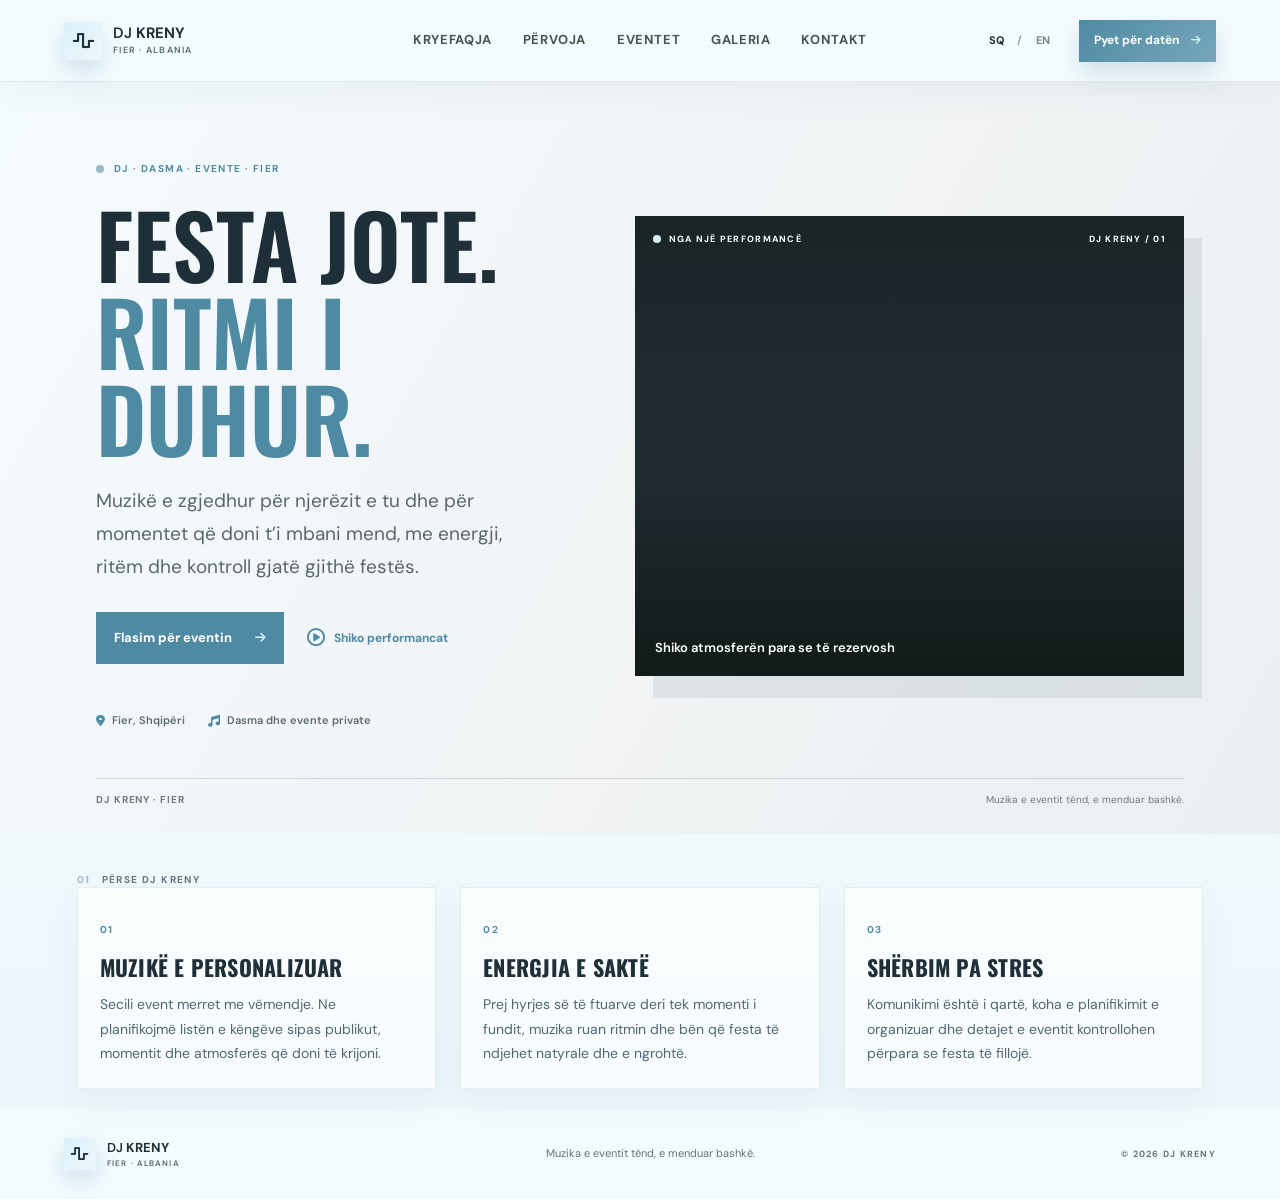
<file: index.html>
<!DOCTYPE html>
<html lang="sq">
<head>
  <meta name="google-site-verification" content="lbZ1wRb_eYthbg-sfhE1uniIKTOkqel6J00k6n7oX7g" />
  <meta charset="UTF-8">
  <meta name="viewport" content="width=device-width, initial-scale=1.0">
  <meta name="theme-color" content="#f4f5ef">
  <meta name="description" content="DJ KRENY për dasma, festa private dhe evente në Fier e në Shqipëri. Shiko performancat dhe pyet për datën tënde.">
  <meta property="og:type" content="website">
  <meta property="og:title" content="DJ KRENY | Muzika e eventit tënd">
  <meta property="og:description" content="DJ për dasma, festa private dhe evente në Fier e në Shqipëri.">
  <title>DJ KRENY | Muzika e eventit tënd</title>
  <link rel="preconnect" href="https://fonts.googleapis.com">
  <link rel="preconnect" href="https://fonts.gstatic.com" crossorigin>
  <link href="https://fonts.googleapis.com/css2?family=DM+Sans:wght@400;500;600;700&family=Oswald:wght@500;600;700&display=swap" rel="stylesheet">
  <link rel="stylesheet" href="https://cdnjs.cloudflare.com/ajax/libs/font-awesome/6.5.1/css/all.min.css">
  <link rel="stylesheet" href="style.css?v=site-audit-20261107">
</head>
<body>
  <header class="site-header">
    <a class="wordmark" href="#home" aria-label="DJ KRENY, faqja kryesore">
      <span class="wordmark-icon" aria-hidden="true"><i class="fa-solid fa-wave-square"></i></span>
      <span>DJ <strong>KRENY</strong><small>FIER · ALBANIA</small></span>
    </a>
    <button class="menu-toggle" id="menuToggle" type="button" aria-label="Hap menunë" aria-expanded="false" aria-controls="mainNav">
      <i class="fa-solid fa-bars" aria-hidden="true"></i>
    </button>
    <nav class="main-nav" id="mainNav" aria-label="Navigimi kryesor">
      <a href="index.html" data-key="nav_home">Kryefaqja</a>
      <a href="experience.html" data-key="nav_experience">Përvoja</a>
      <a href="events.html" data-key="nav_events">Eventet</a>
      <a href="gallery.html">Galeria</a>
      <a href="contact.html" data-key="nav_contact">Kontakt</a>
    </nav>
    <div class="header-actions">
      <div class="language-switch" aria-label="Zgjidh gjuhën">
        <button type="button" id="btn-sq" data-lang="sq" class="is-active" aria-pressed="true">SQ</button>
        <span aria-hidden="true">/</span>
        <button type="button" id="btn-en" data-lang="en" aria-pressed="false">EN</button>
      </div>
      <a class="header-booking" href="contact.html"><span data-key="nav_book">Pyet për datën</span><i class="fa-solid fa-arrow-right" aria-hidden="true"></i></a>
    </div>
  </header>

  <main>
    <section class="hero" id="home">
      <div class="hero-copy">
        <p class="eyebrow"><span class="status-dot" aria-hidden="true"></span><span data-key="hero_kicker">DJ · DASMA · EVENTE · FIER</span></p>
        <h1 data-key="hero_title">Festa jote.<br><em>Ritmi i duhur.</em></h1>
        <p class="hero-intro" data-key="hero_intro">Muzikë e zgjedhur për njerëzit e tu dhe për momentet që doni t’i mbani mend.</p>
        <div class="hero-actions">
          <a class="button button-dark" href="contact.html"><span data-key="hero_cta">Flasim për eventin</span><i class="fa-solid fa-arrow-right" aria-hidden="true"></i></a>
          <a class="text-link" href="gallery.html"><i class="fa-regular fa-circle-play" aria-hidden="true"></i><span data-key="hero_watch">Shiko performancat</span></a>
        </div>
        <div class="hero-facts" aria-label="Të dhënat e shërbimit">
          <span><i class="fa-solid fa-location-dot" aria-hidden="true"></i> Fier, Shqipëri</span>
          <span><i class="fa-solid fa-music" aria-hidden="true"></i><span data-key="hero_fact">Dasma dhe evente private</span></span>
        </div>
      </div>
      <div class="hero-media">
        <video class="hero-video" autoplay muted loop playsinline preload="metadata" aria-label="Klip nga performanca e DJ KRENY">
          <source src="dj-kreny-videos/dj2.mp4" type="video/mp4">
        </video>
        <div class="media-topline"><span class="live-mark"><span class="status-dot" aria-hidden="true"></span><span data-key="live_label">NGA NJË PERFORMANCË</span></span><span>DJ KRENY / 01</span></div>
        <a href="gallery.html" class="media-caption"><span data-key="media_caption">Shiko atmosferën para se të rezervosh</span><i class="fa-solid fa-arrow-down-right" aria-hidden="true"></i></a>
      </div>
      <div class="hero-bottomline"><span>DJ KRENY · FIER</span><span data-key="hero_bottom">Muzika e eventit tënd, e menduar bashkë.</span></div>
    </section>

    <section class="home-info section-wrap">
      <div class="section-label"><span>01</span><span data-key="home_info_label">PËRSE DJ KRENY</span></div>
      <div class="home-info-grid">
        <article class="info-card">
          <span class="info-number">01</span>
          <h3 data-key="home_info_title_1">Muzikë e personalizuar</h3>
          <p data-key="home_info_copy_1">Secili event merret me vëmendje. Ne planifikojmë listën e këngëve sipas publikut, momentit dhe atmosferës që doni të krijoni.</p>
        </article>
        <article class="info-card">
          <span class="info-number">02</span>
          <h3 data-key="home_info_title_2">Energjia e saktë</h3>
          <p data-key="home_info_copy_2">Prej hyrjes së të ftuarve deri tek momenti i fundit, muzika ruan ritmin dhe bën që festa të ndjehet natyrale dhe e ngrohtë.</p>
        </article>
        <article class="info-card">
          <span class="info-number">03</span>
          <h3 data-key="home_info_title_3">Shërbim pa stres</h3>
          <p data-key="home_info_copy_3">Komunikimi është i qartë, koha e planifikimit të organizuar dhe detajet e eventit kontrollohen përpara se festa të fillojë.</p>
        </article>
      </div>
    </section>

  </main>

  <footer class="site-footer">
    <a class="wordmark footer-mark" href="#home"><span class="wordmark-icon" aria-hidden="true"><i class="fa-solid fa-wave-square"></i></span><span>DJ <strong>KRENY</strong><small>FIER · ALBANIA</small></span></a>
    <p data-key="footer_line">Muzika e eventit tënd, e menduar bashkë.</p>
    <span class="footer-copy">© <span id="currentYear">2026</span> DJ KRENY</span>
  </footer>
  <script src="script.js?v=site-audit-20261107"></script>
</body>
</html>
</file>
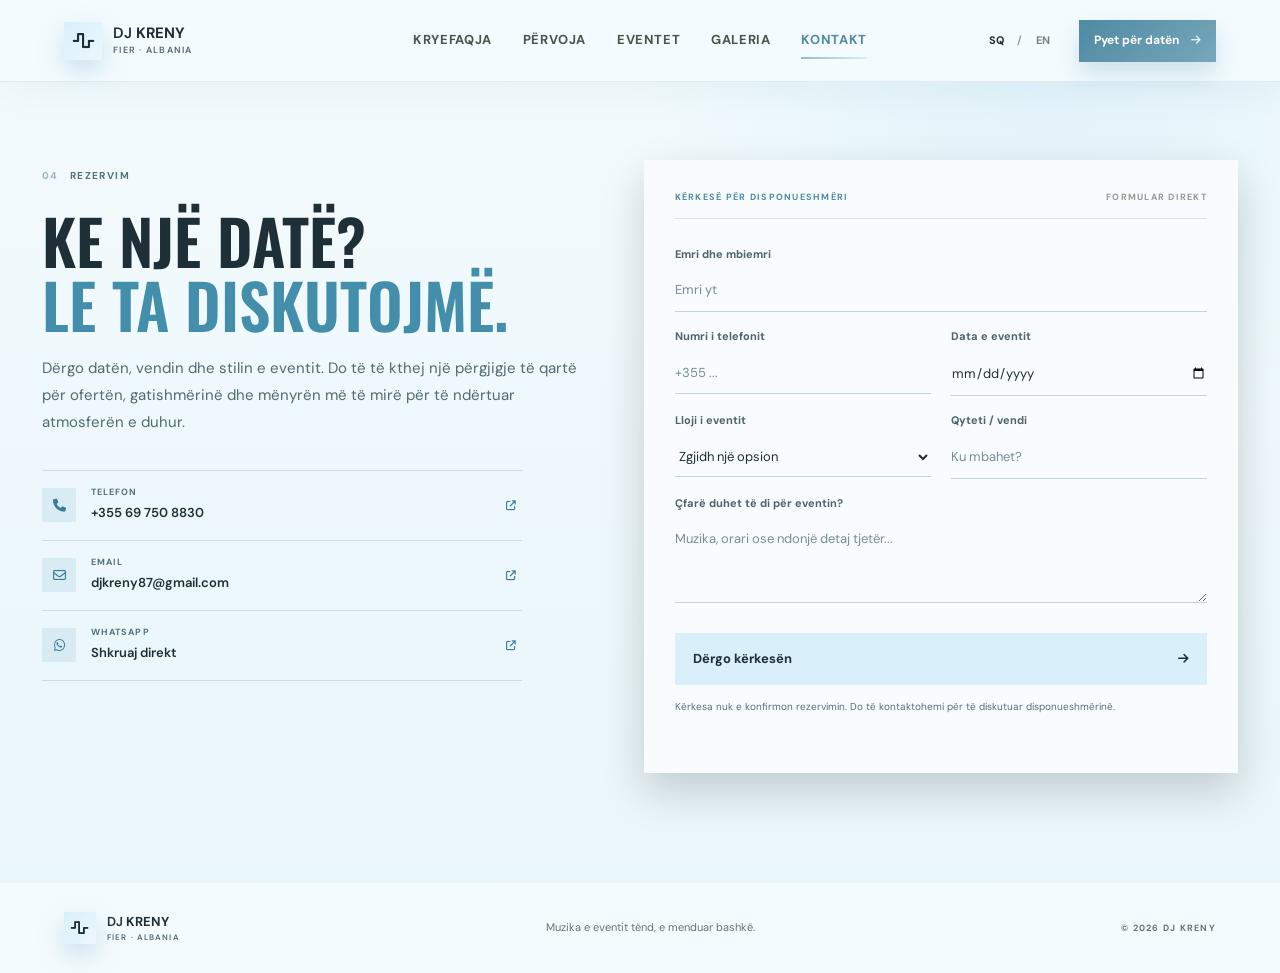
<file: contact.html>
<!DOCTYPE html>
<html lang="sq">
<head>
  <meta charset="UTF-8">
  <meta name="viewport" content="width=device-width, initial-scale=1.0">
  <meta name="description" content="Kontakt për rezervim te DJ KRENY.">
  <title>Kontakt | DJ KRENY</title>
  <link rel="preconnect" href="https://fonts.googleapis.com">
  <link rel="preconnect" href="https://fonts.gstatic.com" crossorigin>
  <link href="https://fonts.googleapis.com/css2?family=DM+Sans:wght@400;500;600;700&family=Oswald:wght@500;600;700&display=swap" rel="stylesheet">
  <link rel="stylesheet" href="https://cdnjs.cloudflare.com/ajax/libs/font-awesome/6.5.1/css/all.min.css">
  <link rel="stylesheet" href="style.css?v=site-audit-20261107">
</head>
<body class="contact-page">
  <header class="site-header">
    <a class="wordmark" href="index.html" aria-label="DJ KRENY, faqja kryesore">
      <span class="wordmark-icon" aria-hidden="true"><i class="fa-solid fa-wave-square"></i></span>
      <span>DJ <strong>KRENY</strong><small>FIER · ALBANIA</small></span>
    </a>
    <button class="menu-toggle" id="menuToggle" type="button" aria-label="Hap menunë" aria-expanded="false" aria-controls="mainNav">
      <i class="fa-solid fa-bars" aria-hidden="true"></i>
    </button>
    <nav class="main-nav" id="mainNav" aria-label="Navigimi kryesor">
      <a href="index.html" data-key="nav_home">Home</a>
      <a href="experience.html" data-key="nav_experience">Përvoja</a>
      <a href="events.html" data-key="nav_events">Eventet</a>
      <a href="gallery.html" data-key="nav_gallery">Galeria</a>
      <a href="contact.html" class="is-current" data-key="nav_contact">Kontakt</a>
    </nav>
    <div class="header-actions">
      <div class="language-switch" aria-label="Zgjidh gjuhën">
        <button type="button" id="btn-sq" data-lang="sq" class="is-active" aria-pressed="true">SQ</button>
        <span aria-hidden="true">/</span>
        <button type="button" id="btn-en" data-lang="en" aria-pressed="false">EN</button>
      </div>
      <a class="header-booking" href="contact.html"><span data-key="nav_book">Pyet për datën</span><i class="fa-solid fa-arrow-right" aria-hidden="true"></i></a>
    </div>
  </header>

  <main class="contact-main page-shell">
    <section class="contact-shell">
      <div class="booking-copy">
        <div class="section-label"><span>04</span><span data-key="booking_label">REZERVIM</span></div>
        <h2 data-key="booking_title">Ke një datë?<br><em>Le ta diskutojmë.</em></h2>
        <p data-key="contact_intro">Dërgo datën, vendin dhe stilin e eventit. Do të të kthej një përgjigje të qartë për ofertën, gatishmërinë dhe mënyrën më të mirë për të ndërtuar atmosferën e duhur.</p>
        <div class="direct-contact">
          <a href="tel:+355697508830"><span class="contact-icon"><i class="fa-solid fa-phone" aria-hidden="true"></i></span><span><small data-key="phone_label">TELEFON</small><strong>+355 69 750 8830</strong></span><i class="fa-solid fa-arrow-up-right-from-square" aria-hidden="true"></i></a>
          <a href="mailto:djkreny87@gmail.com"><span class="contact-icon"><i class="fa-regular fa-envelope" aria-hidden="true"></i></span><span><small data-key="email_label">EMAIL</small><strong>djkreny87@gmail.com</strong></span><i class="fa-solid fa-arrow-up-right-from-square" aria-hidden="true"></i></a>
          <a href="https://wa.me/355697508830" target="_blank" rel="noopener noreferrer"><span class="contact-icon"><i class="fa-brands fa-whatsapp" aria-hidden="true"></i></span><span><small>WHATSAPP</small><strong data-key="whatsapp_label">Shkruaj direkt</strong></span><i class="fa-solid fa-arrow-up-right-from-square" aria-hidden="true"></i></a>
        </div>
      </div>

      <form class="booking-form" id="bookingForm" action="https://formspree.io/f/xnjrwypz" method="POST">
        <div class="form-heading"><span data-key="form_step">KËRKESË PËR DISPONUESHMËRI</span><span data-key="form_type">FORMULAR DIREKT</span></div>
        <label for="field-name" data-key="lbl_name">Emri dhe mbiemri</label>
        <input id="field-name" type="text" name="name" autocomplete="name" placeholder="Emri yt" data-placeholder-key="placeholder_name" required>
        <div class="form-row">
          <div><label for="field-phone" data-key="lbl_phone">Numri i telefonit</label><input id="field-phone" type="tel" name="phone" autocomplete="tel" placeholder="+355 ..." required></div>
          <div><label for="field-date" data-key="lbl_date">Data e eventit</label><input id="field-date" type="date" name="date" required></div>
        </div>
        <div class="form-row">
          <div><label for="field-type" data-key="lbl_type">Lloji i eventit</label><select id="field-type" name="event_type" required><option value="" disabled selected data-key="opt_choose">Zgjidh një opsion</option><option value="wedding" data-key="opt_wedding">Dasmë</option><option value="private" data-key="opt_private">Festë private</option><option value="club" data-key="opt_club">Club / Event</option><option value="other" data-key="opt_other">Tjetër</option></select></div>
          <div><label for="field-location" data-key="lbl_location">Qyteti / vendi</label><input id="field-location" type="text" name="location" placeholder="Ku mbahet?" data-placeholder-key="placeholder_location"></div>
        </div>
        <label for="field-message" data-key="lbl_message">Çfarë duhet të di për eventin?</label>
        <textarea id="field-message" name="message" rows="3" placeholder="Muzika, orari ose ndonjë detaj tjetër..." data-placeholder-key="placeholder_message"></textarea>
        <button class="button button-lime" id="submitBtn" type="submit"><span data-key="btn_submit">Dërgo kërkesën</span><i class="fa-solid fa-arrow-right" aria-hidden="true"></i></button>
        <p class="form-note" data-key="form_note">Kërkesa nuk e konfirmon rezervimin. Do të kontaktohemi për të diskutuar disponueshmërinë.</p>
        <p class="form-status" id="formStatus" role="status" aria-live="polite"></p>
      </form>
    </section>
  </main>

  <footer class="site-footer">
    <a class="wordmark footer-mark" href="index.html"><span class="wordmark-icon" aria-hidden="true"><i class="fa-solid fa-wave-square"></i></span><span>DJ <strong>KRENY</strong><small>FIER · ALBANIA</small></span></a>
    <p data-key="footer_line">Muzika e eventit tënd, e menduar bashkë.</p>
    <span class="footer-copy">© <span id="currentYear">2026</span> DJ KRENY</span>
  </footer>
  <script src="script.js?v=site-audit-20261107"></script>
</body>
</html>
</file>
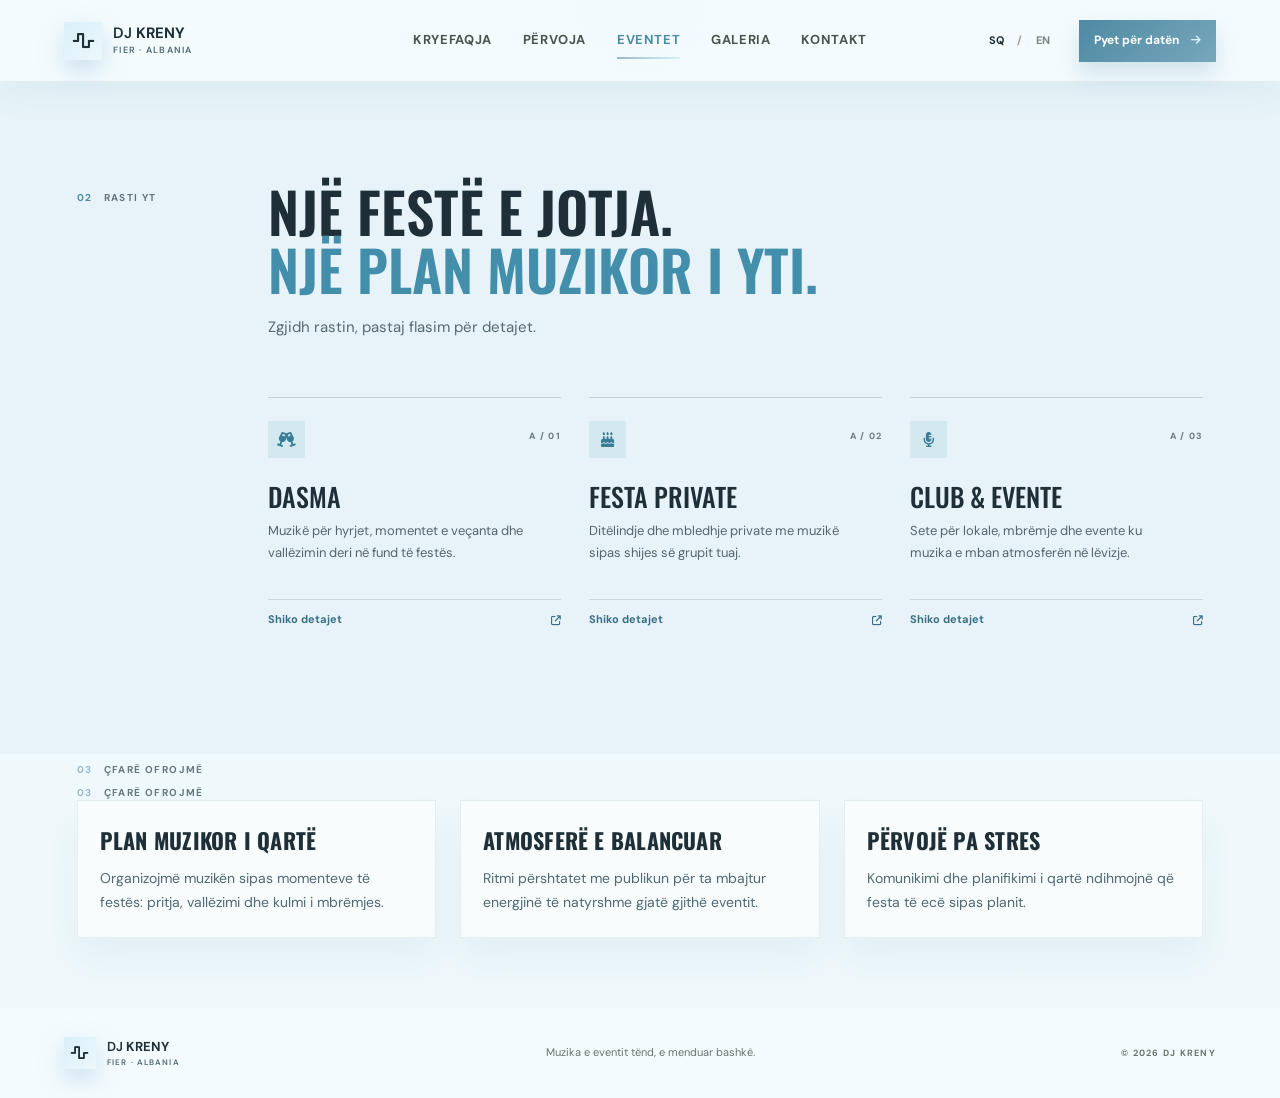
<file: events.html>
<!DOCTYPE html>
<html lang="sq">
<head>
  <meta charset="UTF-8">
  <meta name="viewport" content="width=device-width, initial-scale=1.0">
  <meta name="description" content="Shërbime muzikore të DJ KRENY për dasma, festa private dhe evente.">
  <title>Eventet | DJ KRENY</title>
  <link rel="preconnect" href="https://fonts.googleapis.com">
  <link rel="preconnect" href="https://fonts.gstatic.com" crossorigin>
  <link href="https://fonts.googleapis.com/css2?family=DM+Sans:wght@400;500;600;700&family=Oswald:wght@500;600;700&display=swap" rel="stylesheet">
  <link rel="stylesheet" href="https://cdnjs.cloudflare.com/ajax/libs/font-awesome/6.5.1/css/all.min.css">
  <link rel="stylesheet" href="style.css?v=site-audit-20261107">
</head>
<body class="events-page">
  <header class="site-header">
    <a class="wordmark" href="index.html" aria-label="DJ KRENY, faqja kryesore">
      <span class="wordmark-icon" aria-hidden="true"><i class="fa-solid fa-wave-square"></i></span>
      <span>DJ <strong>KRENY</strong><small>FIER · ALBANIA</small></span>
    </a>
    <button class="menu-toggle" id="menuToggle" type="button" aria-label="Hap menunë" aria-expanded="false" aria-controls="mainNav"><i class="fa-solid fa-bars" aria-hidden="true"></i></button>
    <nav class="main-nav" id="mainNav" aria-label="Navigimi kryesor">
      <a href="index.html" data-key="nav_home">Kryefaqja</a>
      <a href="experience.html" data-key="nav_experience">Përvoja</a>
      <a href="events.html" class="is-current" data-key="nav_events">Eventet</a>
      <a href="gallery.html" data-key="nav_gallery">Galeria</a>
      <a href="contact.html" data-key="nav_contact">Kontakt</a>
    </nav>
    <div class="header-actions">
      <div class="language-switch" aria-label="Zgjidh gjuhën">
        <button type="button" id="btn-sq" data-lang="sq" class="is-active" aria-pressed="true">SQ</button>
        <span aria-hidden="true">/</span>
        <button type="button" id="btn-en" data-lang="en" aria-pressed="false">EN</button>
      </div>
      <a class="header-booking" href="contact.html"><span data-key="nav_book">Pyet për datën</span><i class="fa-solid fa-arrow-right" aria-hidden="true"></i></a>
    </div>
  </header>

  <main class="events-main">
    <section class="events-section" id="events">
      <div class="section-wrap">
        <div class="section-heading">
          <div class="section-label"><span>02</span><span data-key="events_label">RASTI YT</span></div>
          <div><h1 data-key="events_title">Një festë e jotja.<br><em>Një plan muzikor i yti.</em></h1><p data-key="events_intro">Zgjidh rastin, pastaj flasim për detajet.</p></div>
        </div>
        <div class="event-grid">
          <article class="event-item" data-event="wedding" role="button" tabindex="0" aria-haspopup="dialog" aria-controls="eventDialog" aria-labelledby="eventWeddingTitle" aria-describedby="eventWeddingCopy"><span class="event-icon"><i class="fa-solid fa-champagne-glasses" aria-hidden="true"></i></span><span class="event-index">A / 01</span><h3 id="eventWeddingTitle" data-key="event_wedding">Dasma</h3><p id="eventWeddingCopy" data-key="event_wedding_copy">Muzikë për hyrjet, momentet e veçanta dhe vallëzimin deri në fund të festës.</p><span class="event-action"><span data-key="event_link">Shiko detajet</span><i class="fa-solid fa-arrow-up-right-from-square" aria-hidden="true"></i></span></article>
          <article class="event-item" data-event="private" role="button" tabindex="0" aria-haspopup="dialog" aria-controls="eventDialog" aria-labelledby="eventPrivateTitle" aria-describedby="eventPrivateCopy"><span class="event-icon"><i class="fa-solid fa-cake-candles" aria-hidden="true"></i></span><span class="event-index">A / 02</span><h3 id="eventPrivateTitle" data-key="event_private">Festa private</h3><p id="eventPrivateCopy" data-key="event_private_copy">Ditëlindje dhe mbledhje private me muzikë sipas shijes së grupit tuaj.</p><span class="event-action"><span data-key="event_link">Shiko detajet</span><i class="fa-solid fa-arrow-up-right-from-square" aria-hidden="true"></i></span></article>
          <article class="event-item" data-event="club" role="button" tabindex="0" aria-haspopup="dialog" aria-controls="eventDialog" aria-labelledby="eventClubTitle" aria-describedby="eventClubCopy"><span class="event-icon"><i class="fa-solid fa-microphone-lines" aria-hidden="true"></i></span><span class="event-index">A / 03</span><h3 id="eventClubTitle" data-key="event_club">Club & evente</h3><p id="eventClubCopy" data-key="event_club_copy">Sete për lokale, mbrëmje dhe evente ku muzika e mban atmosferën në lëvizje.</p><span class="event-action"><span data-key="event_link">Shiko detajet</span><i class="fa-solid fa-arrow-up-right-from-square" aria-hidden="true"></i></span></article>
        </div>
      </div>
    </section>

    <section class="event-details section-wrap">
      <div class="section-label"><span>03</span><span>ÇFARË OFROJMË</span></div>
        <div class="section-label"><span>03</span><span data-key="event_details_label">ÇFARË OFROJMË</span></div>
      <div class="event-details-grid">
        <article class="event-detail-card">
           <h3 data-key="event_plan_title">Plan muzikor i qartë</h3>
           <p data-key="event_plan_copy">Organizojmë muzikën sipas momenteve të festës: pritja, vallëzimi dhe kulmi i mbrëmjes.</p>
        </article>
        <article class="event-detail-card">
           <h3 data-key="event_atmosphere_title">Atmosferë e balancuar</h3>
           <p data-key="event_atmosphere_copy">Ritmi përshtatet me publikun për ta mbajtur energjinë të natyrshme gjatë gjithë eventit.</p>
        </article>
        <article class="event-detail-card">
           <h3 data-key="event_stress_title">Përvojë pa stres</h3>
           <p data-key="event_stress_copy">Komunikimi dhe planifikimi i qartë ndihmojnë që festa të ecë sipas planit.</p>
        </article>
      </div>
    </section>

    <dialog class="event-dialog" id="eventDialog" aria-labelledby="eventDialogTitle" aria-describedby="eventDialogDescription">
      <div class="event-dialog-panel">
        <button class="event-dialog-close" id="eventDialogClose" type="button" aria-label="Mbyll" data-key="event_close">×</button>
        <p class="event-dialog-kicker" data-key="event_modal_kicker">DJ KRENY · EVENTE</p>
        <h2 id="eventDialogTitle"></h2>
        <p id="eventDialogDescription"></p>
        <ul class="event-dialog-points" id="eventDialogPoints"></ul>
        <a class="event-dialog-book" id="eventDialogBook" href="contact.html"><span data-key="event_modal_book">Pyet për këtë event</span><i class="fa-solid fa-arrow-right" aria-hidden="true"></i></a>
      </div>
    </dialog>
  </main>

  <footer class="site-footer">
    <a class="wordmark footer-mark" href="index.html"><span class="wordmark-icon" aria-hidden="true"><i class="fa-solid fa-wave-square"></i></span><span>DJ <strong>KRENY</strong><small>FIER · ALBANIA</small></span></a>
    <p data-key="footer_line">Muzika e eventit tënd, e menduar bashkë.</p>
    <span class="footer-copy">© <span id="currentYear">2026</span> DJ KRENY</span>
  </footer>
  <script src="script.js?v=site-audit-20261107"></script>
</body>
</html>
</file>
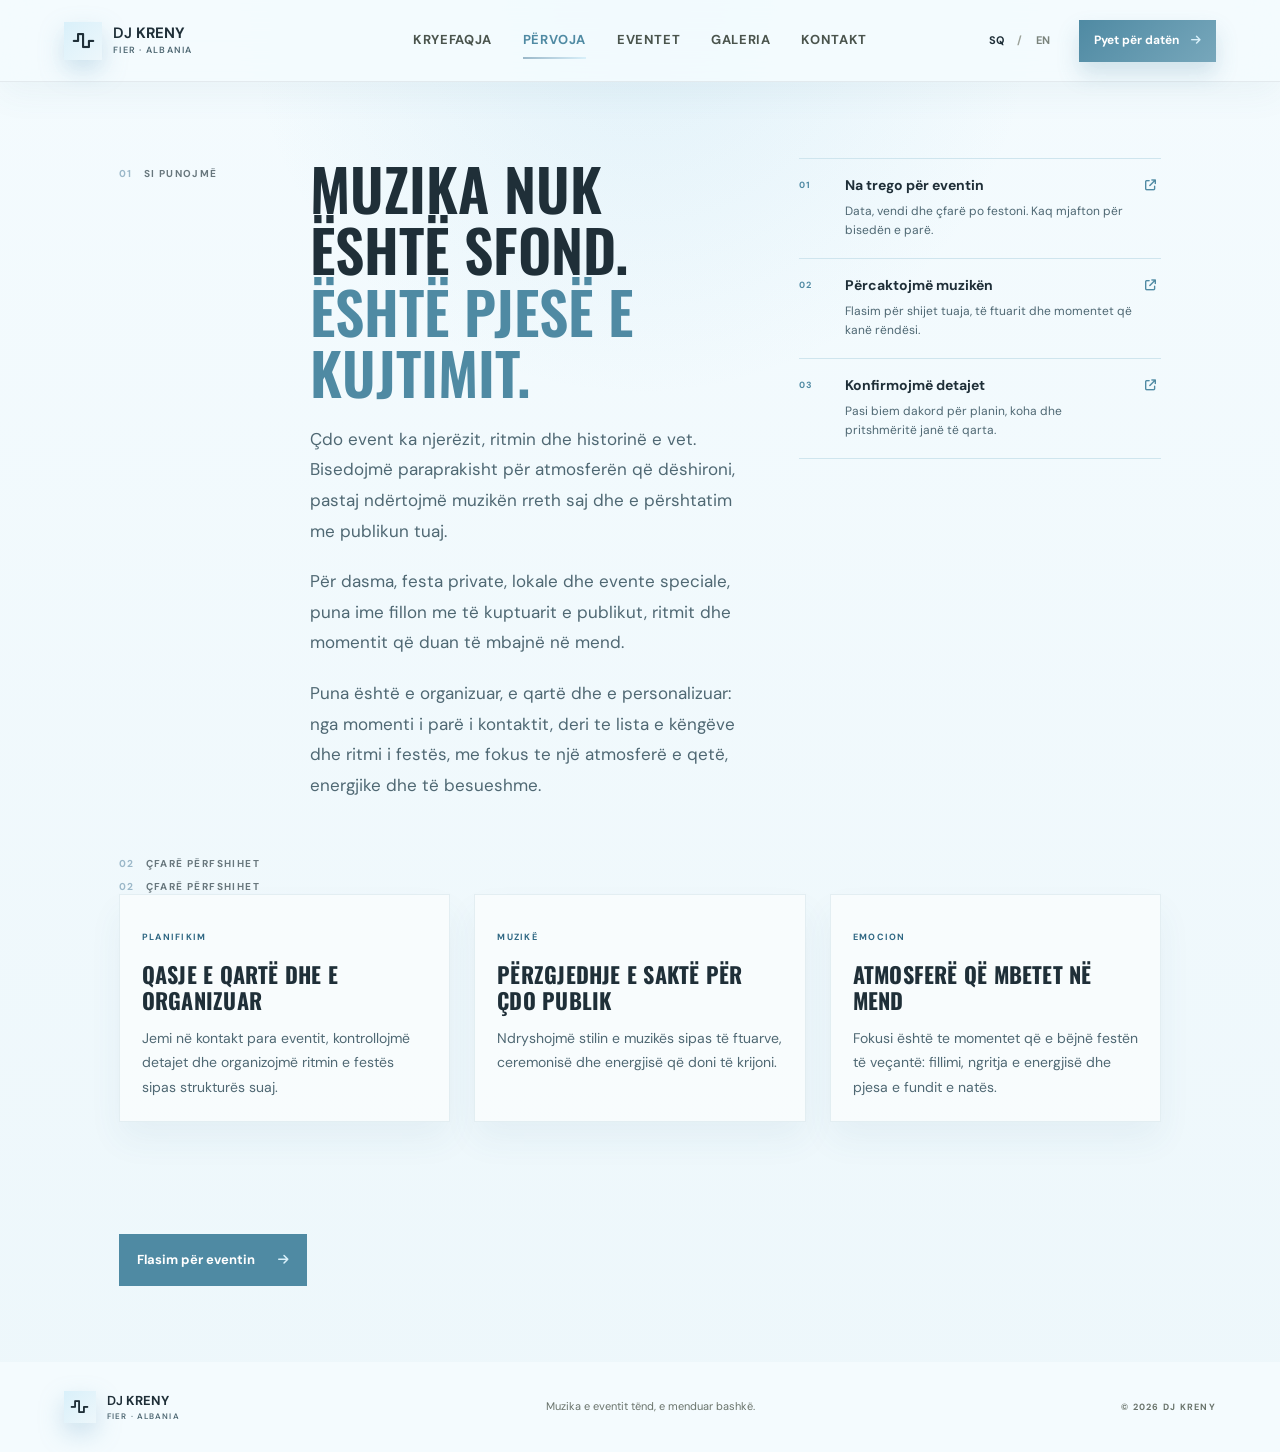
<file: experience.html>
<!DOCTYPE html>
<html lang="sq">
<head>
  <meta charset="UTF-8">
  <meta name="viewport" content="width=device-width, initial-scale=1.0">
  <meta name="description" content="Njihuni me mënyrën si DJ KRENY planifikon muzikën për dasma dhe evente.">
  <title>Përvoja | DJ KRENY</title>
  <link rel="preconnect" href="https://fonts.googleapis.com">
  <link rel="preconnect" href="https://fonts.gstatic.com" crossorigin>
  <link href="https://fonts.googleapis.com/css2?family=DM+Sans:wght@400;500;600;700&family=Oswald:wght@500;600;700&display=swap" rel="stylesheet">
  <link rel="stylesheet" href="https://cdnjs.cloudflare.com/ajax/libs/font-awesome/6.5.1/css/all.min.css">
  <link rel="stylesheet" href="style.css?v=site-audit-20261107">
</head>
<body class="experience-page">
  <header class="site-header">
    <a class="wordmark" href="index.html" aria-label="DJ KRENY, faqja kryesore">
      <span class="wordmark-icon" aria-hidden="true"><i class="fa-solid fa-wave-square"></i></span>
      <span>DJ <strong>KRENY</strong><small>FIER · ALBANIA</small></span>
    </a>
    <button class="menu-toggle" id="menuToggle" type="button" aria-label="Hap menunë" aria-expanded="false" aria-controls="mainNav"><i class="fa-solid fa-bars" aria-hidden="true"></i></button>
    <nav class="main-nav" id="mainNav" aria-label="Navigimi kryesor">
      <a href="index.html" data-key="nav_home">Kryefaqja</a>
      <a href="experience.html" class="is-current" data-key="nav_experience">Përvoja</a>
      <a href="events.html" data-key="nav_events">Eventet</a>
      <a href="gallery.html" data-key="nav_gallery">Galeria</a>
      <a href="contact.html" data-key="nav_contact">Kontakt</a>
    </nav>
    <div class="header-actions">
      <div class="language-switch" aria-label="Zgjidh gjuhën">
        <button type="button" id="btn-sq" data-lang="sq" class="is-active" aria-pressed="true">SQ</button>
        <span aria-hidden="true">/</span>
        <button type="button" id="btn-en" data-lang="en" aria-pressed="false">EN</button>
      </div>
      <a class="header-booking" href="contact.html"><span data-key="nav_book">Pyet për datën</span><i class="fa-solid fa-arrow-right" aria-hidden="true"></i></a>
    </div>
  </header>

  <main class="experience-main page-shell">
    <section class="intro-section section-wrap" id="experience">
      <div class="section-label"><span>01</span><span data-key="experience_label">SI PUNOJMË</span></div>
      <div class="intro-content">
        <h1 data-key="experience_title">Muzika nuk është sfond.<br><em>Është pjesë e kujtimit.</em></h1>
        <p data-key="experience_copy">Çdo event ka njerëzit, ritmin dhe historinë e vet. Bisedojmë paraprakisht për atmosferën që dëshironi, pastaj ndërtojmë muzikën rreth saj dhe e përshtatim me publikun tuaj.</p>
        <p class="intro-extra" data-key="experience_extra">Për dasma, festa private, lokale dhe evente speciale, puna ime fillon me të kuptuarit e publikut, ritmit dhe momentit që duan të mbajnë në mend.</p>
        <p class="intro-extra intro-extra-strong" data-key="experience_more">Puna është e organizuar, e qartë dhe e personalizuar: nga momenti i parë i kontaktit, deri te lista e këngëve dhe ritmi i festës, me fokus te një atmosferë e qetë, energjike dhe të besueshme.</p>
      </div>
      <div class="process-list">
        <article class="process-item"><span class="process-number">01</span><div><h3 data-key="step_one_title">Na trego për eventin</h3><p data-key="step_one_copy">Data, vendi dhe çfarë po festoni. Kaq mjafton për bisedën e parë.</p></div><i class="fa-solid fa-arrow-up-right-from-square" aria-hidden="true"></i></article>
        <article class="process-item"><span class="process-number">02</span><div><h3 data-key="step_two_title">Përcaktojmë muzikën</h3><p data-key="step_two_copy">Flasim për shijet tuaja, të ftuarit dhe momentet që kanë rëndësi.</p></div><i class="fa-solid fa-arrow-up-right-from-square" aria-hidden="true"></i></article>
        <article class="process-item"><span class="process-number">03</span><div><h3 data-key="step_three_title">Konfirmojmë detajet</h3><p data-key="step_three_copy">Pasi biem dakord për planin, koha dhe pritshmëritë janë të qarta.</p></div><i class="fa-solid fa-arrow-up-right-from-square" aria-hidden="true"></i></article>
      </div>
    </section>

    <section class="experience-details section-wrap">
      <div class="section-label"><span>02</span><span>ÇFARË PËRFSHIHET</span></div>
        <div class="section-label"><span>02</span><span data-key="experience_details_label">ÇFARË PËRFSHIHET</span></div>
      <div class="details-grid">
        <article class="detail-card">
           <span class="detail-tag" data-key="experience_plan_tag">PLANIFIKIM</span>
           <h3 data-key="experience_plan_title">Qasje e qartë dhe e organizuar</h3>
           <p data-key="experience_plan_copy">Jemi në kontakt para eventit, kontrollojmë detajet dhe organizojmë ritmin e festës sipas strukturës suaj.</p>
        </article>
        <article class="detail-card">
           <span class="detail-tag" data-key="experience_music_tag">MUSIKË</span>
           <h3 data-key="experience_music_title">Përzgjedhje e saktë për çdo publik</h3>
           <p data-key="experience_music_copy">Ndryshojmë stilin e muzikës sipas të ftuarve, ceremonisë dhe energjisë që doni të krijoni.</p>
        </article>
        <article class="detail-card">
           <span class="detail-tag" data-key="experience_emotion_tag">EMOCION</span>
           <h3 data-key="experience_emotion_title">Atmosferë që mbetet në mend</h3>
           <p data-key="experience_emotion_copy">Fokusi është te momentet që e bëjnë festën të veçantë: fillimi, ngritja e energjisë dhe pjesa e fundit e natës.</p>
        </article>
      </div>
    </section>

    <div class="experience-cta"><a class="button button-dark" href="contact.html"><span data-key="hero_cta">Flasim për eventin</span><i class="fa-solid fa-arrow-right" aria-hidden="true"></i></a></div>
  </main>

  <footer class="site-footer">
    <a class="wordmark footer-mark" href="index.html"><span class="wordmark-icon" aria-hidden="true"><i class="fa-solid fa-wave-square"></i></span><span>DJ <strong>KRENY</strong><small>FIER · ALBANIA</small></span></a>
    <p data-key="footer_line">Muzika e eventit tënd, e menduar bashkë.</p>
    <span class="footer-copy">© <span id="currentYear">2026</span> DJ KRENY</span>
  </footer>
  <script src="script.js?v=site-audit-20261107"></script>
</body>
</html>
</file>
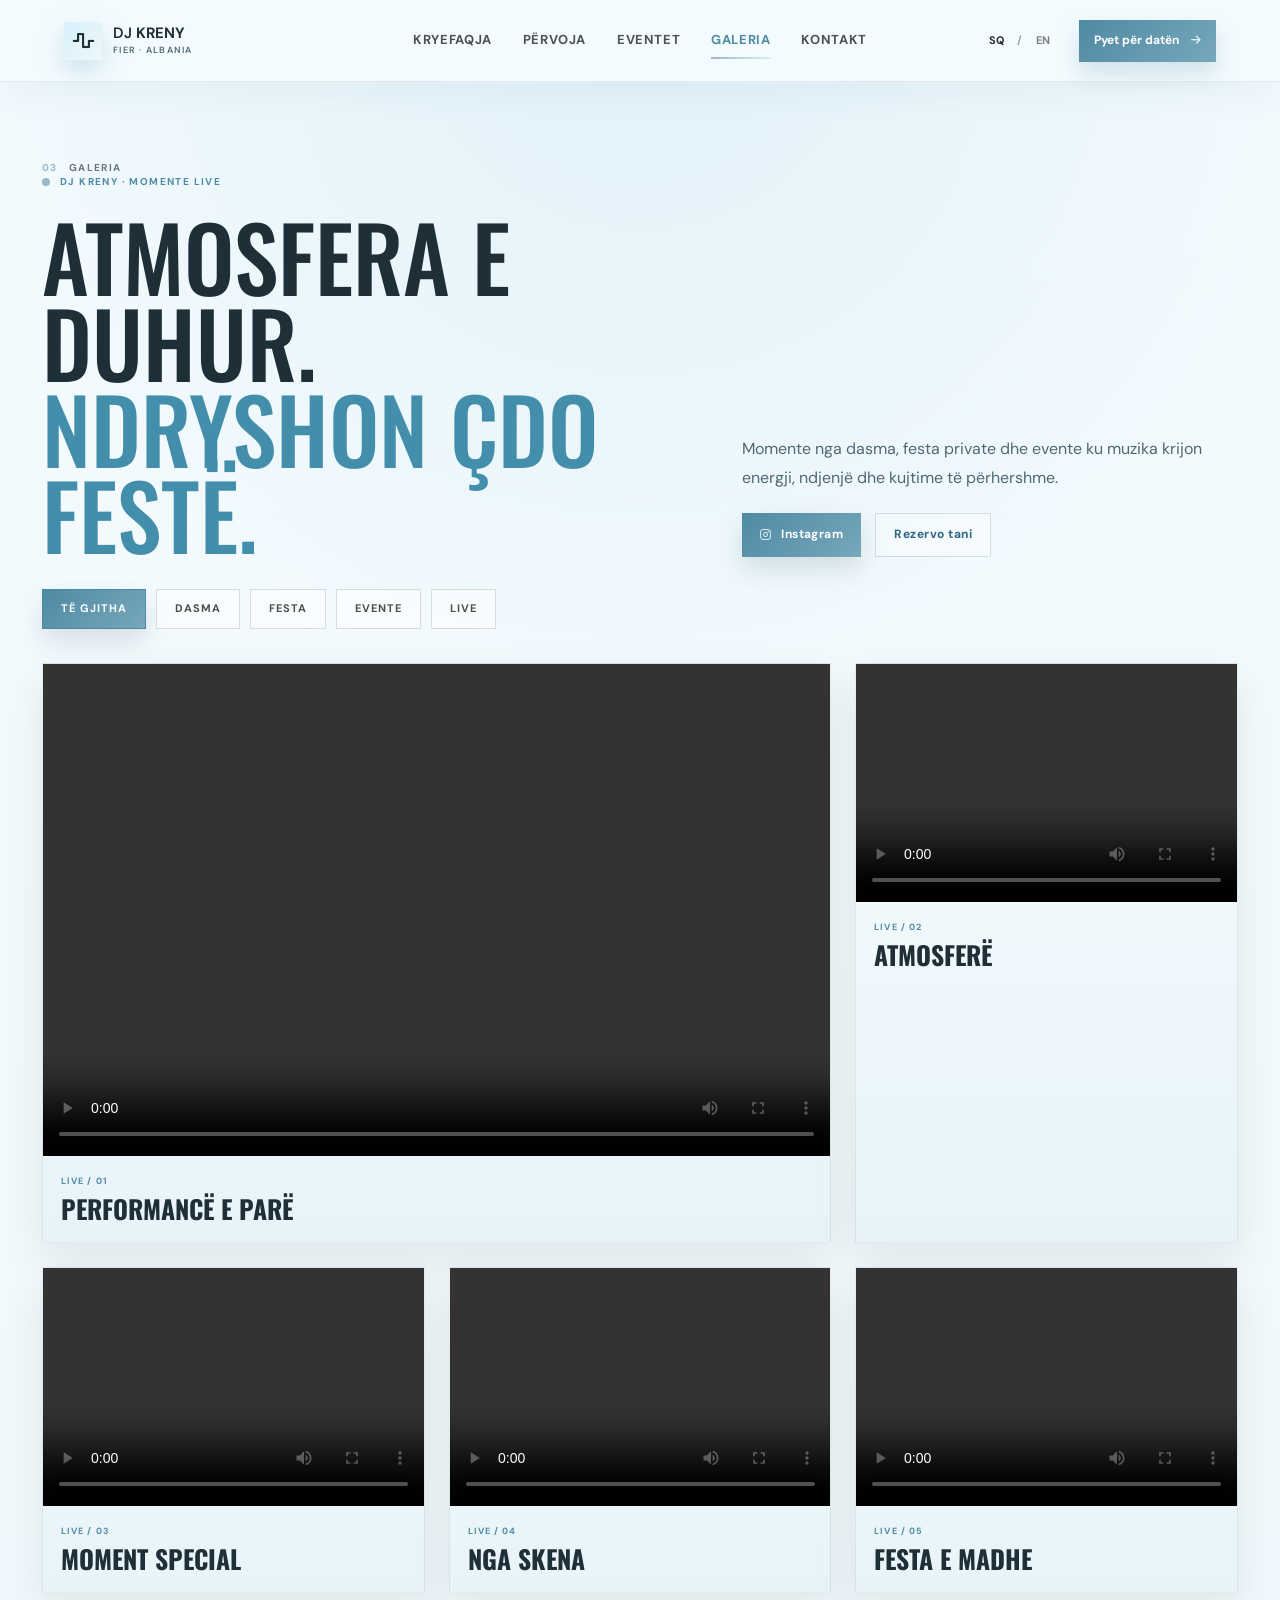
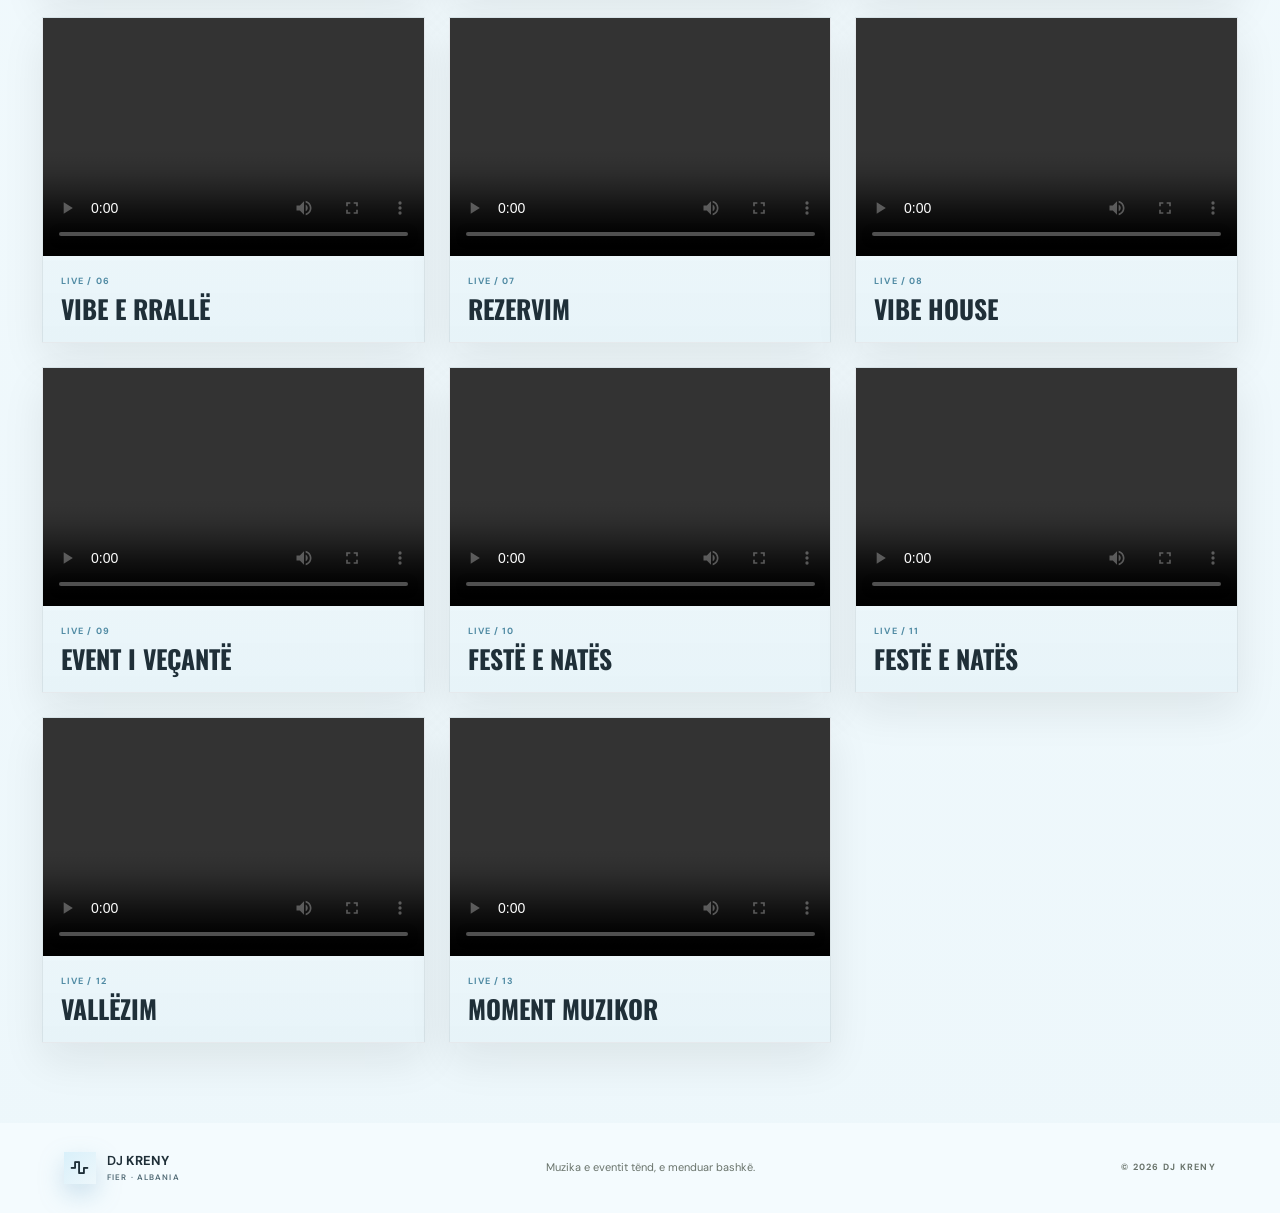
<file: gallery.html>
<!DOCTYPE html>
<html lang="sq">
<head>
  <meta charset="UTF-8">
  <meta name="viewport" content="width=device-width, initial-scale=1.0">
  <meta name="description" content="Galeria e videove dhe momentet nga performancat e DJ KRENY.">
  <title>Galeria | DJ KRENY</title>
  <link rel="preconnect" href="https://fonts.googleapis.com">
  <link rel="preconnect" href="https://fonts.gstatic.com" crossorigin>
  <link href="https://fonts.googleapis.com/css2?family=DM+Sans:wght@400;500;600;700&family=Oswald:wght@500;600;700&display=swap" rel="stylesheet">
  <link rel="stylesheet" href="https://cdnjs.cloudflare.com/ajax/libs/font-awesome/6.5.1/css/all.min.css">
  <link rel="stylesheet" href="style.css?v=site-audit-20261107">
</head>
<body class="gallery-page">
  <header class="site-header">
    <a class="wordmark" href="index.html" aria-label="DJ KRENY, faqja kryesore">
      <span class="wordmark-icon" aria-hidden="true"><i class="fa-solid fa-wave-square"></i></span>
      <span>DJ <strong>KRENY</strong><small>FIER · ALBANIA</small></span>
    </a>
    <button class="menu-toggle" id="menuToggle" type="button" aria-label="Hap menunë" aria-expanded="false" aria-controls="mainNav">
      <i class="fa-solid fa-bars" aria-hidden="true"></i>
    </button>
    <nav class="main-nav" id="mainNav" aria-label="Navigimi kryesor">
      <a href="index.html" data-key="nav_home">Home</a>
      <a href="experience.html" data-key="nav_experience">Përvoja</a>
      <a href="events.html" data-key="nav_events">Eventet</a>
      <a href="gallery.html" class="is-current" data-key="nav_gallery">Galeria</a>
      <a href="contact.html" data-key="nav_contact">Kontakt</a>
    </nav>
    <div class="header-actions">
      <div class="language-switch" aria-label="Zgjidh gjuhën">
        <button type="button" id="btn-sq" data-lang="sq" class="is-active" aria-pressed="true">SQ</button>
        <span aria-hidden="true">/</span>
        <button type="button" id="btn-en" data-lang="en" aria-pressed="false">EN</button>
      </div>
      <a class="header-booking" href="contact.html"><span data-key="nav_book">Pyet për datën</span><i class="fa-solid fa-arrow-right" aria-hidden="true"></i></a>
    </div>
  </header>

  <main class="gallery-main page-shell">
    <section class="gallery-hero">
      <div class="section-label"><span>03</span><span data-key="gallery_label">GALERIA</span></div>
      <div class="gallery-hero-grid">
        <div>
          <p class="eyebrow"><span class="status-dot" aria-hidden="true"></span><span data-key="gallery_kicker">DJ KRENY · MOMENTE LIVE</span></p>
          <h1 data-key="gallery_title">Atmosfera e duhur.<br><em>Ndryshon çdo festë.</em></h1>
        </div>
        <div class="gallery-hero-copy">
          <p data-key="gallery_intro">Momente nga dasma, festa private dhe evente ku muzika krijon energji, ndjenjë dhe kujtime të përhershme.</p>
          <div class="gallery-cta-row">
            <a class="gallery-cta" href="https://www.instagram.com/dj_kreny?mdxt=MTFlcnB2eWxsMGM2cw==" target="_blank" rel="noopener noreferrer">
              <i class="fa-brands fa-instagram" aria-hidden="true"></i>
              <span>Instagram</span>
            </a>
            <a class="gallery-cta secondary" href="contact.html" data-key="gallery_book">Rezervo tani</a>
          </div>
        </div>
      </div>
    </section>

    <section class="gallery-toolbar" aria-label="Filtra të galerisë">
      <button type="button" class="gallery-filter is-active" data-filter="all" aria-pressed="true" data-key="filter_all">Të gjitha</button>
      <button type="button" class="gallery-filter" data-filter="wedding" aria-pressed="false" data-key="filter_wedding">Dasma</button>
      <button type="button" class="gallery-filter" data-filter="party" aria-pressed="false" data-key="filter_party">Festa</button>
      <button type="button" class="gallery-filter" data-filter="events" aria-pressed="false" data-key="filter_events">Evente</button>
      <button type="button" class="gallery-filter" data-filter="live" aria-pressed="false" data-key="filter_live">Live</button>
    </section>

    <section class="gallery-grid" aria-label="Galeria e videove DJ KRENY">
      <article class="video-card featured" data-category="wedding live">
        <video controls playsinline preload="metadata">
          <source src="dj-kreny-videos/video-01.mp4" type="video/mp4">
        </video>
        <div class="video-card-info">
          <span class="video-meta">LIVE / 01</span>
          <h3 data-key="gallery_clip_1">Performancë e parë</h3>
        </div>
      </article>

      <article class="video-card" data-category="party live">
        <video controls playsinline preload="metadata">
          <source src="dj-kreny-videos/video-02.mp4" type="video/mp4">
        </video>
        <div class="video-card-info">
          <span class="video-meta">LIVE / 02</span>
          <h3 data-key="gallery_clip_2">Atmosferë</h3>
        </div>
      </article>

      <article class="video-card" data-category="party live">
        <video controls playsinline preload="metadata">
          <source src="dj-kreny-videos/video-03.mp4" type="video/mp4">
        </video>
        <div class="video-card-info">
          <span class="video-meta">LIVE / 03</span>
          <h3 data-key="gallery_clip_3">Moment special</h3>
        </div>
      </article>

      <article class="video-card" data-category="events live">
        <video controls playsinline preload="metadata">
          <source src="dj-kreny-videos/video-04.mp4" type="video/mp4">
        </video>
        <div class="video-card-info">
          <span class="video-meta">LIVE / 04</span>
          <h3 data-key="gallery_clip_4">Nga skena</h3>
        </div>
      </article>

      <article class="video-card" data-category="party live">
        <video controls playsinline preload="metadata">
          <source src="dj-kreny-videos/video-05.mp4" type="video/mp4">
        </video>
        <div class="video-card-info">
          <span class="video-meta">LIVE / 05</span>
          <h3 data-key="gallery_clip_5">Festa e madhe</h3>
        </div>
      </article>

      <article class="video-card" data-category="events live">
        <video controls playsinline preload="metadata">
          <source src="dj-kreny-videos/video-06.mp4" type="video/mp4">
        </video>
        <div class="video-card-info">
          <span class="video-meta">LIVE / 06</span>
          <h3 data-key="gallery_clip_6">Vibe e rrallë</h3>
        </div>
      </article>

      <article class="video-card" data-category="wedding events">
        <video controls playsinline preload="metadata">
          <source src="dj-kreny-videos/video-07.mp4" type="video/mp4">
        </video>
        <div class="video-card-info">
          <span class="video-meta">LIVE / 07</span>
          <h3 data-key="gallery_clip_7">Rezervim</h3>
        </div>
      </article>

      <article class="video-card" data-category="party live">
        <video controls playsinline preload="metadata">
          <source src="dj-kreny-videos/video-08.mp4" type="video/mp4">
        </video>
        <div class="video-card-info">
          <span class="video-meta">LIVE / 08</span>
          <h3 data-key="gallery_clip_8">Vibe house</h3>
        </div>
      </article>

      <article class="video-card" data-category="events live">
        <video controls playsinline preload="metadata">
          <source src="dj-kreny-videos/video-09.mp4" type="video/mp4">
        </video>
        <div class="video-card-info">
          <span class="video-meta">LIVE / 09</span>
          <h3 data-key="gallery_clip_9">Event i veçantë</h3>
        </div>
      </article>

      <article class="video-card" data-category="party live">
        <video controls playsinline preload="metadata">
          <source src="dj-kreny-videos/video-10.mp4" type="video/mp4">
        </video>
        <div class="video-card-info">
          <span class="video-meta">LIVE / 10</span>
          <h3 data-key="gallery_clip_10">Festë e natës</h3>
        </div>
      </article>

      <article class="video-card" data-category="party live">
        <video controls playsinline preload="metadata">
          <source src="dj-kreny-videos/video-11.mp4" type="video/mp4">
        </video>
        <div class="video-card-info">
          <span class="video-meta">LIVE / 11</span>
          <h3 data-key="gallery_clip_11">Festë e natës</h3>
        </div>
      </article>

      <article class="video-card" data-category="wedding live">
        <video controls playsinline preload="metadata">
          <source src="dj-kreny-videos/video-12.mp4" type="video/mp4">
        </video>
        <div class="video-card-info">
          <span class="video-meta">LIVE / 12</span>
          <h3 data-key="gallery_clip_12">Vallëzim</h3>
        </div>
      </article>

      <article class="video-card" data-category="party live">
        <video controls playsinline preload="metadata">
          <source src="dj-kreny-videos/video-13.mp4" type="video/mp4">
        </video>
        <div class="video-card-info">
          <span class="video-meta">LIVE / 13</span>
          <h3 data-key="gallery_clip_13">Moment muzikor</h3>
        </div>
      </article>
    </section>
  </main>

  <footer class="site-footer">
    <a class="wordmark footer-mark" href="index.html"><span class="wordmark-icon" aria-hidden="true"><i class="fa-solid fa-wave-square"></i></span><span>DJ <strong>KRENY</strong><small>FIER · ALBANIA</small></span></a>
    <p data-key="footer_line">Muzika e eventit tënd, e menduar bashkë.</p>
    <span class="footer-copy">© <span id="currentYear">2026</span> DJ KRENY</span>
  </footer>
  <script src="script.js?v=site-audit-20261107"></script>
</body>
</html>
</file>
<file: style.css>
:root {
  --paper: #f4fbfe;
  --paper-deep: #e8f5fa;
  --ink: #1f2f38;
  --muted: #4f6873;
  --green: #4f8aa3;
  --green-dark: #2f6783;
  --lime: #d9f0fa;
  --gold: #9bb8c9;
  --gold-soft: #edf7fb;
  --white: #ffffff;
  --panel: #f7fcff;
  --line: #cfe5ee;
  --display: "Oswald", Impact, sans-serif;
  --body: "DM Sans", sans-serif;
}

* { box-sizing: border-box; }
html { scroll-behavior: smooth; scroll-padding-top: 90px; }
body {
  margin: 0;
  background: radial-gradient(circle at top, rgba(112,183,219,0.14), transparent 25%), linear-gradient(180deg, #f4fbfe 0%, #edf7fb 100%);
  color: var(--ink);
  font: 17px/1.6 var(--body);
  -webkit-font-smoothing: antialiased;
}
body, button, input, select, textarea { font-family: var(--body); }
body.menu-open { overflow: hidden; }
a { color: inherit; text-decoration: none; }
button, input, select, textarea { font: inherit; }
button, a, input, select, textarea { -webkit-tap-highlight-color: transparent; }
button:focus-visible, a:focus-visible, input:focus-visible, select:focus-visible, textarea:focus-visible { outline: 3px solid #718a96; outline-offset: 3px; }
::selection { color: var(--ink); background: var(--lime); }

.site-header {
  position: sticky;
  top: 0;
  z-index: 20;
  min-height: 82px;
  padding: 0 clamp(22px, 5vw, 78px);
  display: grid;
  grid-template-columns: 1fr auto 1fr;
  align-items: center;
  gap: 32px;
  background: rgba(244, 251, 254, 0.92);
  border-bottom: 1px solid rgba(31, 47, 56, 0.08);
  backdrop-filter: blur(18px);
  box-shadow: 0 12px 35px rgba(71, 115, 136, 0.06);
}
.wordmark { display: inline-flex; align-items: center; gap: 11px; width: fit-content; font-size: 15px; font-weight: 600; line-height: 1.05; letter-spacing: 0; }
.wordmark-icon { width: 38px; height: 38px; display: grid; place-items: center; background: linear-gradient(135deg, var(--lime), var(--gold-soft)); color: var(--ink); font-size: 17px; box-shadow: 0 10px 24px rgba(123, 176, 204, 0.35); }
.wordmark strong { font-weight: 700; }
.wordmark small { display: block; padding-top: 5px; color: var(--muted); font-size: 9px; line-height: 1; letter-spacing: 0.14em; }
.main-nav { display: flex; align-items: center; justify-content: center; gap: clamp(18px, 2.4vw, 36px); }
.main-nav a {
  position: relative;
  color: #4a544d;
  font-size: 13px;
  font-weight: 700;
  letter-spacing: 0.05em;
  text-transform: uppercase;
  transition: color 180ms ease, transform 180ms ease;
}
.main-nav a::after {
  content: "";
  position: absolute;
  left: 0;
  bottom: -8px;
  width: 100%;
  height: 2px;
  background: linear-gradient(90deg, var(--gold), var(--lime));
  transform: scaleX(0);
  transform-origin: left;
  transition: transform 180ms ease;
}
.main-nav a:hover,
.main-nav a.is-current { color: var(--green); }
.main-nav a:hover::after,
.main-nav a.is-current::after { transform: scaleX(1); }
.header-actions { display: flex; align-items: center; justify-content: flex-end; gap: 22px; }
.language-switch { display: flex; align-items: center; gap: 7px; color: #9aa198; font-size: 11px; font-weight: 700; }
.language-switch button { min-width: 28px; min-height: 34px; padding: 7px 2px; border: 0; background: none; color: #7a837c; cursor: pointer; touch-action: manipulation; font-size: 11px; font-weight: 700; }
.language-switch button.is-active { color: var(--ink); }
.header-booking { min-height: 42px; padding: 0 15px; display: inline-flex; align-items: center; gap: 12px; background: linear-gradient(135deg, var(--green), #77a7bb); color: var(--white); font-size: 12px; font-weight: 700; box-shadow: 0 12px 22px rgba(79,138,163,0.22); transition: transform 180ms ease, box-shadow 180ms ease; }
.header-booking:hover { transform: translateY(-1px); box-shadow: 0 14px 24px rgba(64,87,98,0.2); }
.header-booking i { color: var(--lime); font-size: 11px; }
.menu-toggle { display: none; cursor: pointer; touch-action: manipulation; }

.hero {
  position: relative;
  min-height: 660px;
  max-width: 1600px;
  margin: 0 auto;
  padding: 80px clamp(28px, 7.5vw, 120px) 104px;
  display: grid;
  grid-template-columns: minmax(0, 0.9fr) minmax(380px, 1.1fr);
  align-items: center;
  gap: clamp(44px, 7vw, 108px);
  overflow: hidden;
  background: linear-gradient(120deg, var(--paper) 0%, #f1f3f4 59%, #e9eff1 100%);
}
.hero-copy { position: relative; z-index: 2; animation: enter 700ms cubic-bezier(.2,.8,.2,1) both; }
.eyebrow, .section-label, .media-topline, .event-index, .process-number, .form-heading, .footer-copy {
  font-size: 10px;
  line-height: 1.4;
  font-weight: 700;
  letter-spacing: 0.14em;
}
.eyebrow { margin: 0 0 24px; display: flex; align-items: center; gap: 10px; color: var(--green); }
.status-dot { width: 8px; height: 8px; flex: 0 0 8px; display: inline-block; border-radius: 50%; background: var(--gold); }
.hero h1, .intro-content h2, .section-heading h2, .booking-copy h2 {
  margin: 0;
  font-family: var(--display);
  font-size: 88px;
  line-height: 0.99;
  font-weight: 600;
  letter-spacing: 0;
  text-transform: uppercase;
}
.hero h1 em, .intro-content h2 em, .section-heading h2 em, .booking-copy h2 em { color: var(--green); font-style: normal; }
.hero-intro { max-width: 500px; margin: 24px 0 0; color: #59676d; font-size: 19px; line-height: 1.72; }
.hero-actions { margin-top: 29px; display: flex; align-items: center; flex-wrap: wrap; gap: 23px; }
.button { min-height: 52px; padding: 0 18px; display: inline-flex; justify-content: center; align-items: center; gap: 23px; border: 0; cursor: pointer; font-size: 13px; font-weight: 700; transition: background 180ms ease, color 180ms ease, transform 180ms ease; }
.button:hover { transform: translateY(-2px); }
.button i { font-size: 12px; }
.button-dark { background: var(--green); color: var(--white); }
.button-dark i { color: var(--lime); }
.button-dark:hover { background: var(--green-dark); }
.text-link { display: inline-flex; align-items: center; gap: 9px; color: var(--green); font-size: 12px; font-weight: 700; }
.text-link i { font-size: 18px; }
.hero-facts { margin-top: 48px; display: flex; flex-wrap: wrap; gap: 12px 23px; color: #5b6b72; font-size: 11px; font-weight: 600; }
.hero-facts > span { display: inline-flex; align-items: center; gap: 7px; }
.hero-facts i { color: var(--green); font-size: 12px; }
.hero-media { position: relative; height: 460px; max-height: 58vw; min-height: 340px; overflow: hidden; background: #202a30; box-shadow: 18px 22px 0 rgba(64, 87, 98, 0.1); animation: enter 850ms 100ms cubic-bezier(.2,.8,.2,1) both; }
.hero-video { width: 100%; height: 100%; display: block; object-fit: cover; object-position: 50% 50%; opacity: 0.93; }
.hero-media::after { content: ""; position: absolute; inset: 0; pointer-events: none; background: linear-gradient(180deg, rgba(10, 20, 14, 0.27), transparent 34%, transparent 58%, rgba(10, 20, 14, 0.7)); }
.media-topline { position: absolute; z-index: 1; top: 17px; left: 18px; right: 18px; display: flex; justify-content: space-between; gap: 16px; color: var(--white); font-size: 9px; }
.live-mark { display: flex; align-items: center; gap: 8px; }
.media-topline .status-dot { background: var(--lime); }
.media-caption { position: absolute; z-index: 1; left: 20px; right: 20px; bottom: 17px; display: flex; align-items: center; justify-content: space-between; gap: 15px; color: var(--white); font-size: 13px; font-weight: 600; }
.media-caption i { color: var(--lime); }
.hero-bottomline { position: absolute; left: clamp(28px, 7.5vw, 120px); right: clamp(28px, 7.5vw, 120px); bottom: 26px; display: flex; justify-content: space-between; gap: 20px; padding-top: 13px; border-top: 1px solid rgba(34, 43, 48, 0.15); color: #6d7a80; font-size: 10px; }
.hero-bottomline span:first-child { font-weight: 700; letter-spacing: 0.09em; }

.section-wrap { max-width: 1320px; margin: 0 auto; padding: 112px clamp(26px, 6vw, 90px); }
.intro-section { display: grid; grid-template-columns: 145px 1.1fr 0.9fr; gap: 46px; align-items: start; }
.section-label { display: flex; align-items: center; gap: 11px; padding-top: 9px; color: #68777d; white-space: nowrap; }
.section-label span:first-child { color: var(--gold); }

.home-info { padding-top: 30px; padding-bottom: 20px; }
.home-info-grid,
.details-grid,
.event-details-grid { display: grid; grid-template-columns: repeat(3, minmax(0, 1fr)); gap: 24px; }
.info-card,
.detail-card,
.event-detail-card {
  padding: 26px 22px 22px;
  background: rgba(255,255,255,0.56);
  border: 1px solid rgba(79,138,163,0.12);
  box-shadow: 0 18px 32px rgba(47,103,131,0.06);
}
.info-number { display: inline-block; margin-bottom: 16px; color: var(--green); font-size: 10px; font-weight: 700; letter-spacing: 0.14em; }
.info-card h3,
.detail-card h3,
.event-detail-card h3 {
  margin: 0 0 12px;
  font-size: 22px;
  line-height: 1.2;
  font-family: var(--display);
  text-transform: uppercase;
  letter-spacing: 0.01em;
}
.info-card p,
.detail-card p,
.event-detail-card p {
  margin: 0;
  color: var(--muted);
  font-size: 14px;
  line-height: 1.75;
}
.detail-tag {
  display: inline-block;
  margin-bottom: 16px;
  color: var(--green-dark);
  font-size: 9px;
  font-weight: 700;
  letter-spacing: 0.14em;
}
.experience-details { padding-top: 0; }
.event-details { padding-top: 0; padding-bottom: 70px; }
.intro-content h2 { font-size: 58px; line-height: 1.06; }
.intro-content h2 em { color: var(--green); }
.experience-page .intro-content h1 { margin: 0; font-family: var(--display); font-size: 58px; line-height: 1.06; font-weight: 600; text-transform: uppercase; }
.experience-page .intro-content h1 em { color: var(--green); font-style: normal; }
.intro-content > p { max-width: 680px; margin: 20px 0 0; color: var(--muted); line-height: 1.8; font-size: 17px; }
.intro-extra { max-width: 680px; margin-top: 14px; color: #586a72; font-size: 15px; line-height: 1.8; }
.intro-extra-strong { color: #3f535d; }
.process-list { border-top: 1px solid var(--line); }
.process-item { min-height: 100px; display: grid; grid-template-columns: 33px 1fr 16px; gap: 13px; align-items: start; padding: 17px 0 15px; border-bottom: 1px solid var(--line); }
.process-number { padding-top: 3px; color: #4f8aa3; font-size: 9px; }
.process-item h3 { margin: 0; font-size: 14px; line-height: 1.4; font-weight: 700; }
.process-item p { margin: 6px 0 0; color: var(--muted); font-size: 12px; line-height: 1.6; }
.process-item > i { padding-top: 4px; color: #4f8aa3; font-size: 11px; }

.events-section { background: #e7f3f8; color: var(--ink); }
.events-section .section-wrap { padding-top: 100px; padding-bottom: 110px; }
.section-heading { display: grid; grid-template-columns: 145px 1fr; gap: 46px; align-items: start; }
.events-section .section-label { color: #65747a; }
.events-section .section-label span:first-child { color: #4f8aa3; }
.section-heading h2 { font-size: 56px; line-height: 1.04; }
.events-page .section-heading h1 { margin: 0; font-family: var(--display); font-size: 56px; line-height: 1.04; font-weight: 600; text-transform: uppercase; }
.events-page .section-heading h1 em { color: #438eaa; font-style: normal; }
.events-section .section-heading h2 em { color: #438eaa; }
.section-heading > div:last-child > p { margin: 17px 0 0; color: #596970; font-size: 15px; }
.event-grid { margin: 58px 0 0 191px; display: grid; grid-template-columns: repeat(3, minmax(0, 1fr)); gap: 28px; }
.event-item { position: relative; min-height: 247px; padding: 23px 20px 20px 0; border-top: 1px solid rgba(34,43,48,.17); cursor: pointer; }
.event-icon { width: 37px; height: 37px; display: grid; place-items: center; color: #397c96; background: rgba(74,151,181,.12); font-size: 15px; }
.event-index { position: absolute; top: 32px; right: 0; color: #6a777c; font-size: 9px; }
.event-item h3 { margin: 23px 0 7px; font-family: var(--display); font-size: 26px; line-height: 1.2; font-weight: 500; text-transform: uppercase; }
.event-item p { max-width: 300px; margin: 0; color: #56666c; font-size: 13px; line-height: 1.7; }
.event-action { position: absolute; left: 0; right: 0; bottom: 16px; display: flex; justify-content: space-between; align-items: center; gap: 15px; padding-top: 11px; border-top: 1px solid rgba(34,43,48,.14); color: #386f86; font-size: 11px; font-weight: 700; }
.event-action i { font-size: 10px; }

.performances-section { padding-top: 110px; padding-bottom: 118px; }
.performances-section .section-heading h2 em { color: #667b86; }
.performances-section .section-heading > div:last-child > p { max-width: 430px; color: var(--muted); }
.gallery-heading { align-items: end; }
.gallery-callout { margin-top: 20px; display: flex; flex-wrap: wrap; align-items: center; gap: 16px; max-width: 620px; color: #4f626b; font-size: 13px; font-weight: 600; }
.gallery-cta { display: inline-flex; align-items: center; justify-content: center; gap: 10px; min-height: 44px; padding: 0 18px; background: linear-gradient(135deg, var(--green), #77a7bb); color: var(--white); font-size: 12px; font-weight: 700; letter-spacing: 0.04em; box-shadow: 0 12px 24px rgba(64, 87, 98, 0.16); transition: transform 180ms ease, box-shadow 180ms ease, filter 180ms ease; }
.gallery-cta.secondary { background: rgba(255,255,255,0.3); border: 1px solid rgba(64, 87, 98, 0.18); color: var(--green-dark); box-shadow: none; }
.gallery-cta:hover { transform: translateY(-2px); box-shadow: 0 16px 26px rgba(64, 87, 98, 0.2); filter: brightness(1.04); }
.gallery-cta.secondary:hover { background: rgba(255,255,255,0.5); }
.gallery-cta i { color: var(--lime); }
.gallery-toolbar { margin: 30px 0 0 191px; display: flex; flex-wrap: wrap; gap: 9px; }
.gallery-filter { min-height: 37px; padding: 0 15px; border: 1px solid rgba(64, 87, 98, 0.18); background: rgba(255, 255, 255, 0.48); color: #58676d; cursor: pointer; font-size: 10px; font-weight: 700; letter-spacing: 0.09em; text-transform: uppercase; transition: color 220ms ease, background 220ms ease, border-color 220ms ease, transform 220ms ease, box-shadow 220ms ease; }
.gallery-filter:hover { border-color: var(--gold); color: var(--green-dark); transform: translateY(-2px); }
.gallery-filter.is-active { border-color: var(--green); background: var(--green); color: var(--white); box-shadow: 0 7px 18px rgba(64, 87, 98, 0.14); }
.video-grid { margin: 26px 0 0 191px; display: grid; grid-template-columns: repeat(3, minmax(0, 1fr)); gap: 20px; }
.video-item { position: relative; min-width: 0; margin: 0; overflow: hidden; background: #202a30; box-shadow: 0 10px 24px rgba(34, 43, 48, 0.08); animation: gallery-rise 680ms cubic-bezier(.2,.8,.2,1) both; transition: transform 320ms cubic-bezier(.2,.8,.2,1), box-shadow 320ms ease; }
.video-item:nth-child(3n + 2) { animation-delay: 70ms; }
.video-item:nth-child(3n) { animation-delay: 140ms; }
.video-item:hover,
.video-item:focus-within { z-index: 1; transform: translateY(-6px); box-shadow: 0 20px 36px rgba(34, 43, 48, 0.18); }
.video-item.featured { grid-column: span 2; }
.video-item.is-hidden { display: none; }
.video-item video { width: 100%; aspect-ratio: 16 / 10; display: block; background: #202a30; object-fit: cover; transition: transform 650ms cubic-bezier(.2,.8,.2,1), filter 450ms ease; }
.video-item:hover video,
.video-item:focus-within video { transform: scale(1.045); filter: saturate(1.08) brightness(1.04); }
.video-item figcaption { position: relative; z-index: 1; display: flex; justify-content: space-between; gap: 10px; padding: 12px 14px; background: linear-gradient(110deg, #f4fbfe, #e7f3f8); color: #536b75; font-size: 10px; font-weight: 700; transition: color 250ms ease, padding 250ms ease; }
.video-item:hover figcaption,
.video-item:focus-within figcaption { padding-left: 18px; color: var(--ink); }
.video-item figcaption span:first-child { color: #397c96; letter-spacing: 0.09em; }
.button i,
.header-booking i,
.event-action i { transition: transform 220ms ease; }
.button:hover i,
.header-booking:hover i,
.event-item:hover .event-action i { transform: translateX(4px); }
.event-item { transition: border-color 250ms ease, transform 250ms ease; }
.event-item:hover { transform: translateY(-4px); border-color: var(--lime); }
.event-item:focus-visible { outline: 3px solid #718a96; outline-offset: 6px; }
.event-icon { transition: color 250ms ease, background 250ms ease, transform 250ms ease; }
.event-item:hover .event-icon { color: var(--green-dark); background: var(--gold-soft); transform: rotate(-5deg); }

.event-dialog { position: fixed; inset: 0 0 0 auto; width: min(520px, 100%); max-width: none; height: 100dvh; max-height: none; margin: 0; padding: 0; overflow: hidden; border: 0; background: transparent; color: var(--ink); }
.event-dialog::backdrop { background: rgba(25, 34, 39, 0.48); backdrop-filter: blur(4px); }
.event-dialog[open] { animation: event-slide-in 360ms cubic-bezier(.2,.8,.2,1) both; }
.event-dialog-panel { position: relative; height: 100%; overflow-y: auto; padding: 88px 42px 36px; background: linear-gradient(155deg, #fff 0%, #edf2f4 100%); box-shadow: -20px 0 60px rgba(24, 35, 41, 0.2); }
.event-dialog-close { position: absolute; top: 24px; right: 24px; width: 44px; height: 44px; display: grid; place-items: center; border: 1px solid var(--line); background: rgba(255,255,255,.72); color: var(--ink); cursor: pointer; font-size: 25px; line-height: 1; transition: background 180ms ease, transform 180ms ease; }
.event-dialog-close:hover { background: var(--gold-soft); transform: rotate(90deg); }
.event-dialog-kicker { margin: 0 0 15px; color: #397c96; font-size: 10px; font-weight: 700; letter-spacing: .16em; }
.event-dialog h2 { margin: 0; font-family: var(--display); font-size: clamp(40px, 6vw, 64px); line-height: 1; font-weight: 600; text-transform: uppercase; }
.event-dialog-description { margin: 24px 0 0; color: #58676d; font-size: 16px; line-height: 1.8; }
.event-dialog-points { margin: 32px 0 38px; padding: 0; list-style: none; border-top: 1px solid var(--line); }
.event-dialog-points li { position: relative; padding: 17px 0 17px 25px; border-bottom: 1px solid var(--line); color: #3f535d; font-size: 14px; line-height: 1.65; }
.event-dialog-points li::before { content: ""; position: absolute; top: 25px; left: 2px; width: 7px; height: 7px; background: var(--gold); transform: rotate(45deg); }
.event-dialog-book { min-height: 54px; padding: 0 18px; display: flex; align-items: center; justify-content: space-between; gap: 18px; background: var(--green); color: var(--white); font-size: 13px; font-weight: 700; transition: background 180ms ease, transform 180ms ease; }
.event-dialog-book:hover { background: var(--green-dark); transform: translateY(-2px); }
.event-dialog-book i { color: var(--lime); transition: transform 180ms ease; }
.event-dialog-book:hover i { transform: translateX(4px); }

@keyframes gallery-rise {
  from { opacity: 0; transform: translateY(18px); }
  to { opacity: 1; transform: translateY(0); }
}

@keyframes event-slide-in {
  from { opacity: 0; transform: translateX(42px); }
  to { opacity: 1; transform: translateX(0); }
}

@keyframes event-slide-up {
  from { opacity: 0; transform: translateY(36px); }
  to { opacity: 1; transform: translateY(0); }
}

.gallery-page .site-header,
.contact-page .site-header { background: rgba(244, 251, 254, 0.94); }

.contact-page {
  background: radial-gradient(circle at 82% 4%, rgba(162, 216, 236, 0.22), transparent 30%), linear-gradient(180deg, #f4fbfe 0%, #e8f5fa 100%);
  color: var(--ink);
}

.contact-page .booking-copy {
  color: var(--ink);
}

.contact-page .booking-copy .section-label {
  color: #66757a;
}

.contact-page .booking-copy .section-label span:first-child {
  color: var(--gold);
}

.contact-page .booking-copy .section-label span:last-child {
  color: #52717d;
}

.contact-page .booking-copy h2,
.contact-page .booking-copy > p,
.contact-page .direct-contact > a,
.contact-page .contact-icon,
.contact-page .direct-contact > a > i {
  color: inherit;
}

.contact-page .booking-copy h2 em {
  color: #438eaa;
}

.contact-page .booking-copy > p {
  color: #526a73;
}

.contact-page .direct-contact {
  border-top: 1px solid rgba(34, 43, 48, 0.14);
}

.contact-page .direct-contact > a {
  border-bottom: 1px solid rgba(34, 43, 48, 0.14);
  color: var(--ink);
}

.contact-page .direct-contact small {
  color: #52717d;
}

.contact-page .direct-contact strong {
  color: var(--ink);
}

.contact-page .contact-icon {
  background: rgba(74, 151, 181, 0.12);
  color: #397c96;
}

.contact-page .direct-contact > a > i {
  color: #397c96;
}

.contact-page .booking-form {
  background: #f8fcfe;
}

.contact-page .booking-form label {
  color: #4d626b;
}

.contact-page .booking-form input,
.contact-page .booking-form select,
.contact-page .booking-form textarea {
  border-bottom-color: #bfd5de;
}

.contact-page .booking-form input::placeholder,
.contact-page .booking-form textarea::placeholder {
  color: #788d95;
}

.contact-page .form-note {
  color: #596f77;
}

.page-shell { max-width: 1380px; margin: 0 auto; padding: 0 clamp(20px, 4vw, 42px); }
.gallery-main { padding-top: 50px; padding-bottom: 80px; }
.gallery-hero { padding: 20px 0 22px; }
.gallery-hero-grid { display: grid; grid-template-columns: 1.15fr 0.85fr; gap: 28px; align-items: end; }
.gallery-hero h1 { margin: 18px 0 0; font-family: var(--display); font-size: clamp(48px, 7vw, 92px); line-height: 0.96; font-weight: 500; text-transform: uppercase; }
.gallery-hero h1 em { color: #438eaa; font-style: normal; }
.gallery-hero-copy { display: flex; flex-direction: column; justify-content: flex-end; }
.gallery-hero-copy p { margin: 0; color: var(--muted); line-height: 1.8; font-size: 16px; }
.gallery-cta-row { margin-top: 20px; display: flex; flex-wrap: wrap; gap: 14px; }
.gallery-toolbar { display: flex; flex-wrap: wrap; gap: 10px; margin: 10px 0 34px; }
.gallery-filter {
  display: inline-flex;
  align-items: center;
  justify-content: center;
  min-height: 40px;
  padding: 0 18px;
  border: 1px solid rgba(23, 29, 25, 0.14);
  background: rgba(255,255,255,0.54);
  color: #465349;
  cursor: pointer;
  font-size: 11px;
  font-weight: 700;
  letter-spacing: 0.09em;
  text-transform: uppercase;
  transition: all 180ms ease;
}
.gallery-filter.is-active {
  background: linear-gradient(135deg, var(--green), #77a7bb);
  border-color: var(--green);
  color: var(--white);
  box-shadow: 0 12px 24px rgba(64, 87, 98, 0.16);
}
.gallery-grid { display: grid; grid-template-columns: repeat(3, minmax(0, 1fr)); gap: 24px; }
.video-card {
  background: linear-gradient(180deg, rgba(248,252,255,0.92), rgba(231,243,248,0.96));
  border: 1px solid rgba(23,29,25,0.08);
  box-shadow: 0 18px 40px rgba(20, 30, 24, 0.08);
  overflow: hidden;
  transition: transform 180ms ease, box-shadow 180ms ease, opacity 180ms ease;
}
.video-card:hover { transform: translateY(-4px); box-shadow: 0 22px 48px rgba(20, 30, 24, 0.12); }
.video-card.featured { grid-column: span 2; }
.video-card.is-hidden { display: none; }
.video-card video { display: block; width: 100%; aspect-ratio: 16 / 10; object-fit: cover; background: #202a30; }
.video-card-info { padding: 18px 18px 20px; }
.video-meta { display: block; color: var(--green); font-size: 9px; font-weight: 700; letter-spacing: 0.12em; }
.video-card-info h3 { margin: 8px 0 0; font-family: var(--display); font-size: clamp(20px, 2vw, 32px); line-height: 1; text-transform: uppercase; }

.contact-main { padding-top: 38px; padding-bottom: 90px; }
.contact-shell { display: grid; grid-template-columns: 0.95fr 1.05fr; gap: clamp(26px, 5vw, 80px); align-items: start; padding: 40px 0 20px; }
.contact-page .booking-copy h2 { margin-top: 26px; }
.contact-page .booking-copy > p { max-width: 540px; }
.contact-page .booking-form { box-shadow: 0 18px 40px rgba(10, 15, 12, 0.18); }
.experience-main .intro-section { padding-top: 76px; padding-bottom: 48px; }
.experience-cta { max-width: 1320px; margin: 0 auto; padding: 0 clamp(26px, 6vw, 90px) 76px; }

@media (max-width: 860px) {
  .gallery-hero-grid,
  .contact-shell { grid-template-columns: 1fr; }
  .home-info-grid,
  .details-grid,
  .event-details-grid { grid-template-columns: repeat(2, minmax(0, 1fr)); }
  .gallery-grid { grid-template-columns: repeat(2, minmax(0, 1fr)); }
  .video-card.featured { grid-column: span 2; }
}

@media (max-width: 640px) {
  .home-info-grid,
  .details-grid,
  .event-details-grid { grid-template-columns: 1fr; }
  .gallery-grid { grid-template-columns: 1fr; }
  .video-card.featured { grid-column: span 1; }
  .gallery-cta-row { flex-direction: column; align-items: stretch; }
  .gallery-cta { width: 100%; }
  .info-card,
  .detail-card,
  .event-detail-card { padding: 20px 18px; }
}

.booking-section { background: var(--ink); color: var(--white); }
.booking-wrap { max-width: 1320px; margin: 0 auto; padding: 108px clamp(26px, 6vw, 90px) 114px; display: grid; grid-template-columns: 1fr 0.9fr; gap: clamp(54px, 9vw, 140px); align-items: start; }
.booking-copy .section-label { color: rgba(255,255,255,.58); }
.booking-copy .section-label span:first-child { color: var(--lime); }
.booking-copy h2 { margin-top: 28px; font-size: 62px; line-height: 1.03; }
.booking-copy h2 em { color: var(--lime); }
.booking-copy > p { max-width: 470px; margin: 18px 0 0; color: rgba(255,255,255,.65); font-size: 15px; line-height: 1.8; }
.direct-contact { max-width: 480px; margin-top: 34px; border-top: 1px solid rgba(255,255,255,.18); }
.direct-contact > a { min-height: 70px; display: grid; grid-template-columns: 37px 1fr 16px; gap: 12px; align-items: center; border-bottom: 1px solid rgba(255,255,255,.18); }
.contact-icon { width: 34px; height: 34px; display: grid; place-items: center; color: var(--lime); background: rgba(255,255,255,.08); font-size: 13px; }
.direct-contact > a > span:nth-child(2) { min-width: 0; }
.direct-contact small { display: block; color: rgba(255,255,255,.52); font-size: 9px; line-height: 1.3; font-weight: 700; letter-spacing: .12em; }
.direct-contact strong { display: block; margin-top: 4px; color: var(--white); font-size: 13px; font-weight: 600; overflow-wrap: anywhere; }
.direct-contact > a > i { color: var(--lime); font-size: 10px; }
.social-links { margin-top: 24px; display: flex; align-items: center; flex-wrap: wrap; gap: 10px 20px; color: rgba(255,255,255,.58); font-size: 10px; }
.social-links > span { margin-right: 4px; }
.social-links a { color: var(--white); font-size: 11px; font-weight: 600; }
.social-links a i { margin-right: 5px; color: var(--lime); }
.booking-form { padding: 31px; background: var(--paper); color: var(--ink); }
.form-heading { display: flex; justify-content: space-between; gap: 12px; margin-bottom: 27px; padding-bottom: 14px; border-bottom: 1px solid var(--line); color: var(--green); font-size: 9px; }
.form-heading span:last-child { color: #919b92; }
.booking-form label { display: block; margin: 16px 0 7px; color: #59645d; font-size: 11px; font-weight: 700; }
.booking-form input, .booking-form select, .booking-form textarea { width: 100%; min-width: 0; padding: 10px 0; border: 0; border-bottom: 1px solid #cbd2c8; border-radius: 0; background: transparent; color: var(--ink); font-size: 13px; }
.booking-form input::placeholder, .booking-form textarea::placeholder { color: #a0a9a0; }
.booking-form input:focus, .booking-form select:focus, .booking-form textarea:focus { border-color: var(--green); outline: none; }
.booking-form select { cursor: pointer; }
.booking-form option { background: var(--white); }
.booking-form textarea { min-height: 76px; resize: vertical; }
.form-row { display: grid; grid-template-columns: 1fr 1fr; gap: 20px; }
.form-row > div { min-width: 0; }
.button-lime { width: 100%; margin-top: 22px; justify-content: space-between; background: var(--lime); color: var(--ink); }
.button-lime:hover { background: #bfe6f5; }
.form-note { margin: 14px 0 0; color: #6e786f; font-size: 10px; line-height: 1.6; }
.form-status { min-height: 20px; margin: 7px 0 0; color: var(--green); font-size: 12px; font-weight: 600; }
.form-status.is-error { color: #a23c2e; }

.site-footer { min-height: 90px; padding: 22px clamp(22px, 5vw, 78px); display: flex; justify-content: space-between; align-items: center; gap: 24px; background: var(--paper); }
.footer-mark .wordmark-icon { width: 32px; height: 32px; font-size: 14px; }
.footer-mark > span:last-child { font-size: 13px; }
.footer-mark small { font-size: 8px; }
.site-footer > p { margin: 0; color: #69736b; font-size: 11px; }
.footer-copy { color: #69736b; font-size: 9px; white-space: nowrap; }

@keyframes enter { from { opacity: 0; transform: translateY(14px); } to { opacity: 1; transform: translateY(0); } }

@media (max-width: 1120px) {
  .site-header { grid-template-columns: 1fr auto auto; gap: 22px; }
  .main-nav { gap: 17px; }
  .hero { grid-template-columns: minmax(0, .9fr) minmax(330px, 1.1fr); gap: 45px; }
  .hero h1 { font-size: 64px; }
  .intro-section { grid-template-columns: 115px 1fr 1fr; gap: 27px; }
  .section-heading { grid-template-columns: 115px 1fr; gap: 27px; }
  .event-grid, .video-grid { margin-left: 142px; }
  .gallery-toolbar { margin-left: 142px; }
}

@media (max-width: 860px) {
  .site-header { min-height: 72px; grid-template-columns: 1fr auto auto; gap: 15px; padding: 0 22px; }
  .menu-toggle { position: relative; z-index: 24; width: 42px; height: 42px; grid-column: 2; grid-row: 1; display: grid; place-items: center; border: 1px solid var(--line); background: var(--paper); color: var(--ink); font-size: 15px; }
  .main-nav { position: absolute; top: 71px; left: 0; right: 0; z-index: 23; display: none; padding: 12px 22px 20px; background: var(--paper); border-bottom: 1px solid var(--line); box-shadow: 0 16px 30px rgba(23, 29, 25, 0.12); }
  .main-nav.is-open { display: grid; gap: 0; }
  .main-nav a { padding: 13px 0; border-bottom: 1px solid var(--line); }
  .header-actions { grid-column: 3; grid-row: 1; gap: 12px; }
  .header-booking { min-height: 38px; gap: 8px; padding: 0 10px; font-size: 11px; }
  .language-switch { gap: 4px; }
  .hero { min-height: auto; padding: 68px 28px 80px; grid-template-columns: minmax(0, .9fr) minmax(270px, 1.1fr); gap: 32px; }
  .hero h1 { font-size: 55px; }
  .hero-media { min-height: 340px; height: 390px; }
  .hero-bottomline { left: 28px; right: 28px; }
  .section-wrap { padding: 86px 28px; }
  .intro-section { grid-template-columns: 100px 1fr; gap: 25px; }
  .intro-content h2 { font-size: 42px; }
  .experience-page .intro-content h1 { font-size: 42px; }
  .process-list { grid-column: 2; margin-top: 8px; }
  .section-heading { grid-template-columns: 100px 1fr; gap: 25px; }
  .section-heading h2 { font-size: 44px; }
  .events-page .section-heading h1 { font-size: 44px; }
  .events-section .section-wrap { padding-top: 84px; padding-bottom: 90px; }
  .event-grid, .video-grid { margin-left: 125px; gap: 17px; }
  .gallery-toolbar { margin-left: 125px; }
  .video-grid { grid-template-columns: repeat(2, minmax(0, 1fr)); }
  .video-item.featured { grid-column: span 2; }
  .event-item { min-height: 260px; }
  .event-item h3 { font-size: 23px; }
  .booking-wrap { padding: 86px 28px; grid-template-columns: 1fr 1fr; gap: 35px; }
  .booking-copy h2 { font-size: 48px; }
  .booking-form { padding: 25px; }
}

@media (max-width: 640px) {
  html { scroll-padding-top: 72px; }
  .site-header { min-height: 68px; grid-template-columns: 1fr 38px auto; gap: 10px; padding: 0 16px; }
  .wordmark { gap: 8px; font-size: 13px; }
  .wordmark-icon { width: 34px; height: 34px; }
  .wordmark small { font-size: 8px; }
  .menu-toggle { width: 42px; height: 42px; }
  .header-actions { gap: 8px; }
  .header-booking { min-height: 35px; padding: 0 8px; font-size: 10px; }
  .header-booking i { display: none; }
  .language-switch { gap: 3px; font-size: 9px; }
  .language-switch button { font-size: 9px; }
  .main-nav { top: 67px; padding-right: 16px; padding-left: 16px; }
  .hero { display: flex; flex-direction: column; align-items: stretch; gap: 30px; padding: 52px 20px 75px; }
  .hero h1 { font-size: 54px; }
  .eyebrow { margin-bottom: 17px; font-size: 9px; }
  .hero-intro { margin-top: 17px; font-size: 14px; }
  .hero-actions { margin-top: 21px; gap: 16px; }
  .button { min-height: 48px; padding: 0 14px; gap: 14px; font-size: 12px; }
  .text-link { font-size: 11px; }
  .hero-facts { margin-top: 25px; gap: 9px 16px; font-size: 10px; }
  .hero-media { width: 100%; height: auto; max-height: none; min-height: 0; aspect-ratio: 4 / 3; box-shadow: 9px 11px 0 rgba(64, 87, 98, 0.1); }
  .media-topline { top: 12px; left: 12px; right: 12px; font-size: 8px; }
  .media-caption { left: 12px; right: 12px; bottom: 12px; font-size: 11px; }
  .hero-bottomline { left: 20px; right: 20px; bottom: 20px; font-size: 8px; }
  .hero-bottomline span:last-child { text-align: right; }
  .section-wrap { padding: 70px 20px; }
  .home-info { padding-top: 30px; padding-bottom: 38px; }
  .experience-main .intro-section { padding-bottom: 40px; }
  .experience-details,
  .event-details { padding-top: 0; padding-bottom: 48px; }
  .intro-section { grid-template-columns: 1fr; gap: 18px; }
  .section-label { padding-top: 0; font-size: 9px; }
  .intro-content h2 { font-size: 37px; }
  .experience-page .intro-content h1 { font-size: 37px; }
  .intro-content > p { margin-top: 13px; font-size: 14px; }
  .process-list { grid-column: auto; margin-top: 8px; }
  .process-item { min-height: 92px; }
  .events-section .section-wrap { padding-top: 68px; padding-bottom: 72px; }
  .section-heading { grid-template-columns: 1fr; gap: 19px; }
  .section-heading h2 { font-size: 38px; }
  .events-page .section-heading h1 { font-size: 38px; }
  .section-heading > div:last-child > p { margin-top: 12px; font-size: 13px; }
  .event-grid { margin: 37px 0 0; grid-template-columns: 1fr; gap: 7px; }
  .event-item { min-height: 218px; padding: 18px 0; }
  .event-item h3 { margin-top: 15px; font-size: 24px; }
  .event-item p { max-width: 370px; }
  .event-action { bottom: 11px; }
  .event-dialog { inset: auto 0 0; width: 100%; height: min(86dvh, 720px); max-height: 86dvh; }
  .event-dialog[open] { animation-name: event-slide-up; }
  .event-dialog-panel { padding: 72px 22px calc(28px + env(safe-area-inset-bottom)); border-radius: 8px 8px 0 0; }
  .event-dialog-close { top: 16px; right: 16px; }
  .performances-section { padding-top: 70px; padding-bottom: 76px; }
  .video-grid { margin: 32px 0 0; grid-template-columns: 1fr; gap: 14px; }
  .gallery-toolbar { margin: 26px 0 0; }
  .video-item.featured { grid-column: span 1; }
  .video-item video { aspect-ratio: 16 / 9; }
  .video-item figcaption { padding: 9px 0; }
  .booking-wrap { padding: 72px 20px; grid-template-columns: 1fr; gap: 40px; }
  .booking-copy h2 { margin-top: 20px; font-size: 46px; }
  .booking-copy > p { font-size: 13px; }
  .direct-contact { margin-top: 25px; }
  .booking-form { padding: 22px 18px; }
  .form-row { gap: 13px; }
  .booking-form label { font-size: 10px; }
  .booking-form input, .booking-form select, .booking-form textarea { font-size: 12px; }
  .site-footer { padding: 20px; flex-wrap: wrap; gap: 14px 20px; }
  .site-footer > p { order: 3; width: 100%; }
  .footer-copy { margin-left: auto; font-size: 8px; }
}

@media (max-width: 380px) {
  .site-header { grid-template-columns: 1fr 34px auto; gap: 7px; padding: 0 12px; }
  .header-booking { padding: 0 6px; font-size: 9px; }
  .language-switch { gap: 2px; }
  .hero h1 { font-size: 47px; }
  .hero-actions { align-items: flex-start; flex-direction: column; }
  .form-row { grid-template-columns: 1fr; gap: 0; }
}

@media (prefers-reduced-motion: reduce) {
  *, *::before, *::after { scroll-behavior: auto !important; animation-duration: 0.01ms !important; animation-iteration-count: 1 !important; transition-duration: 0.01ms !important; }
}
</file>
